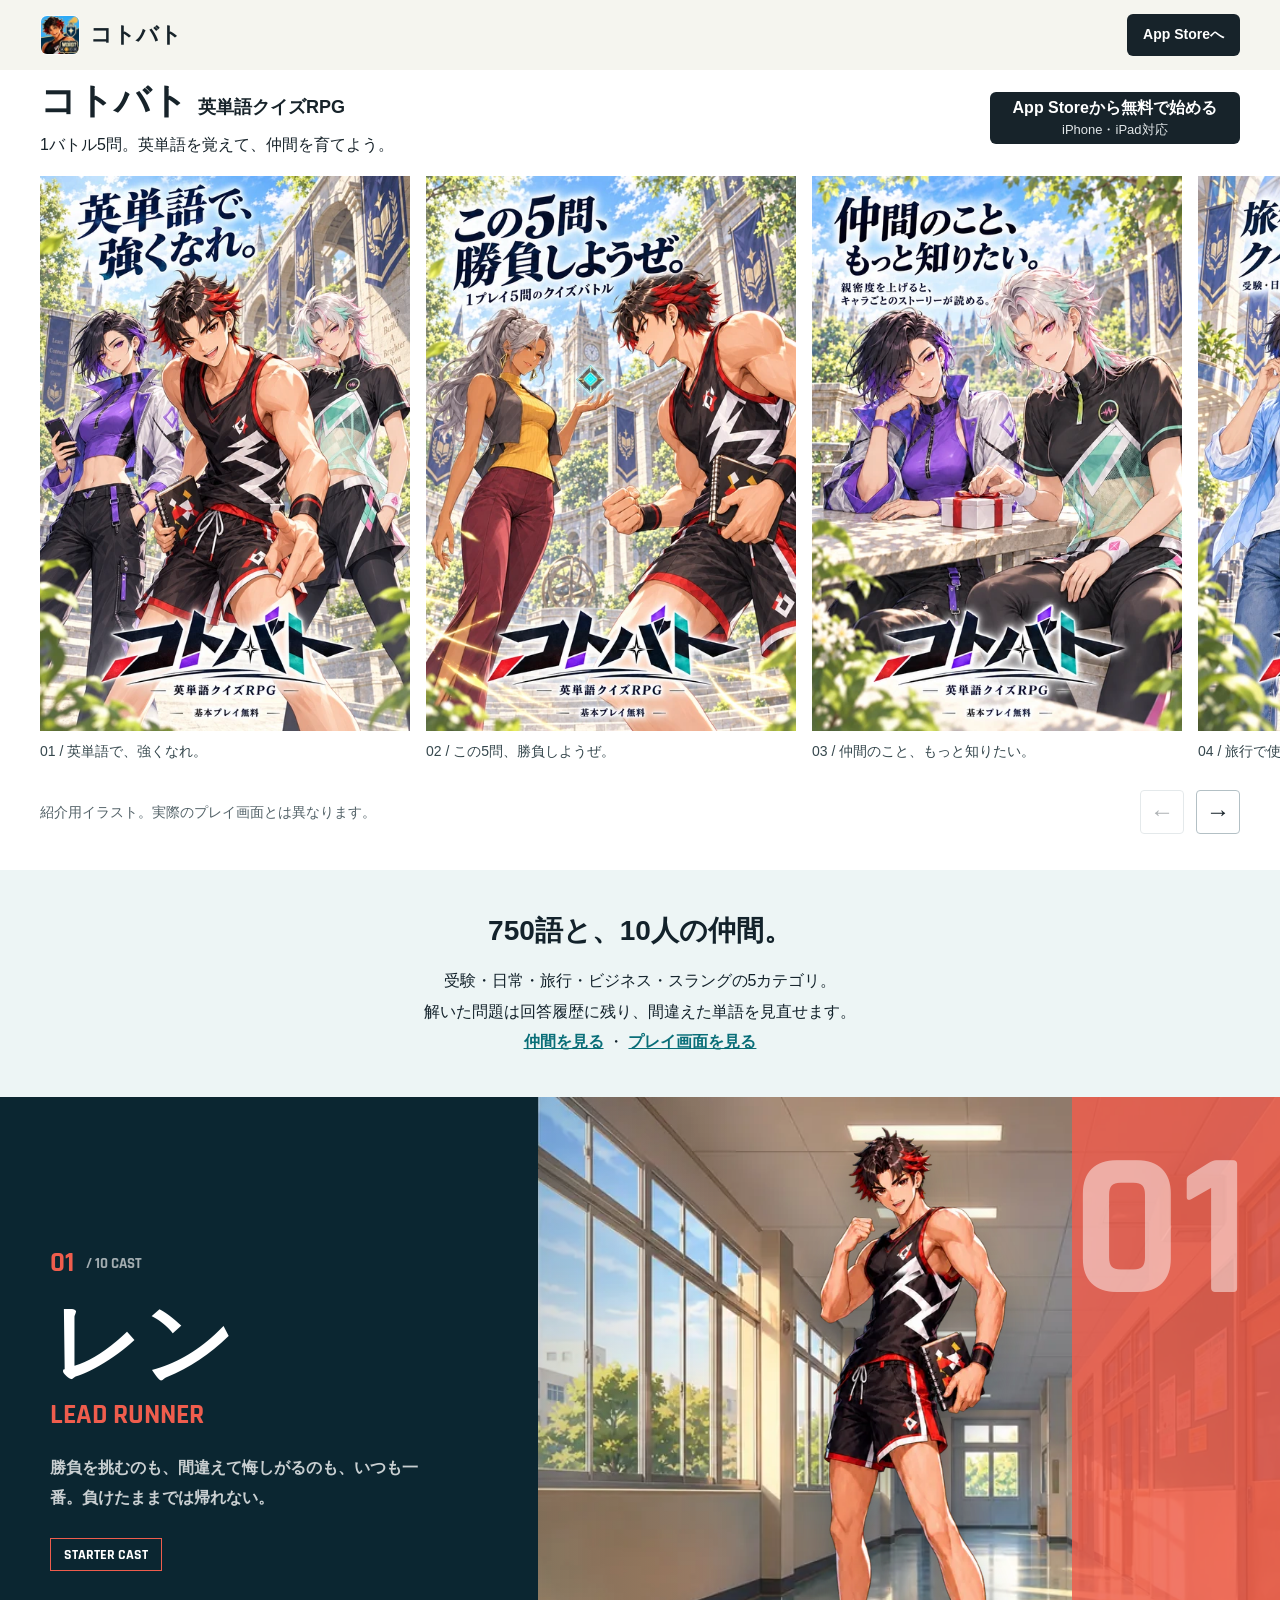
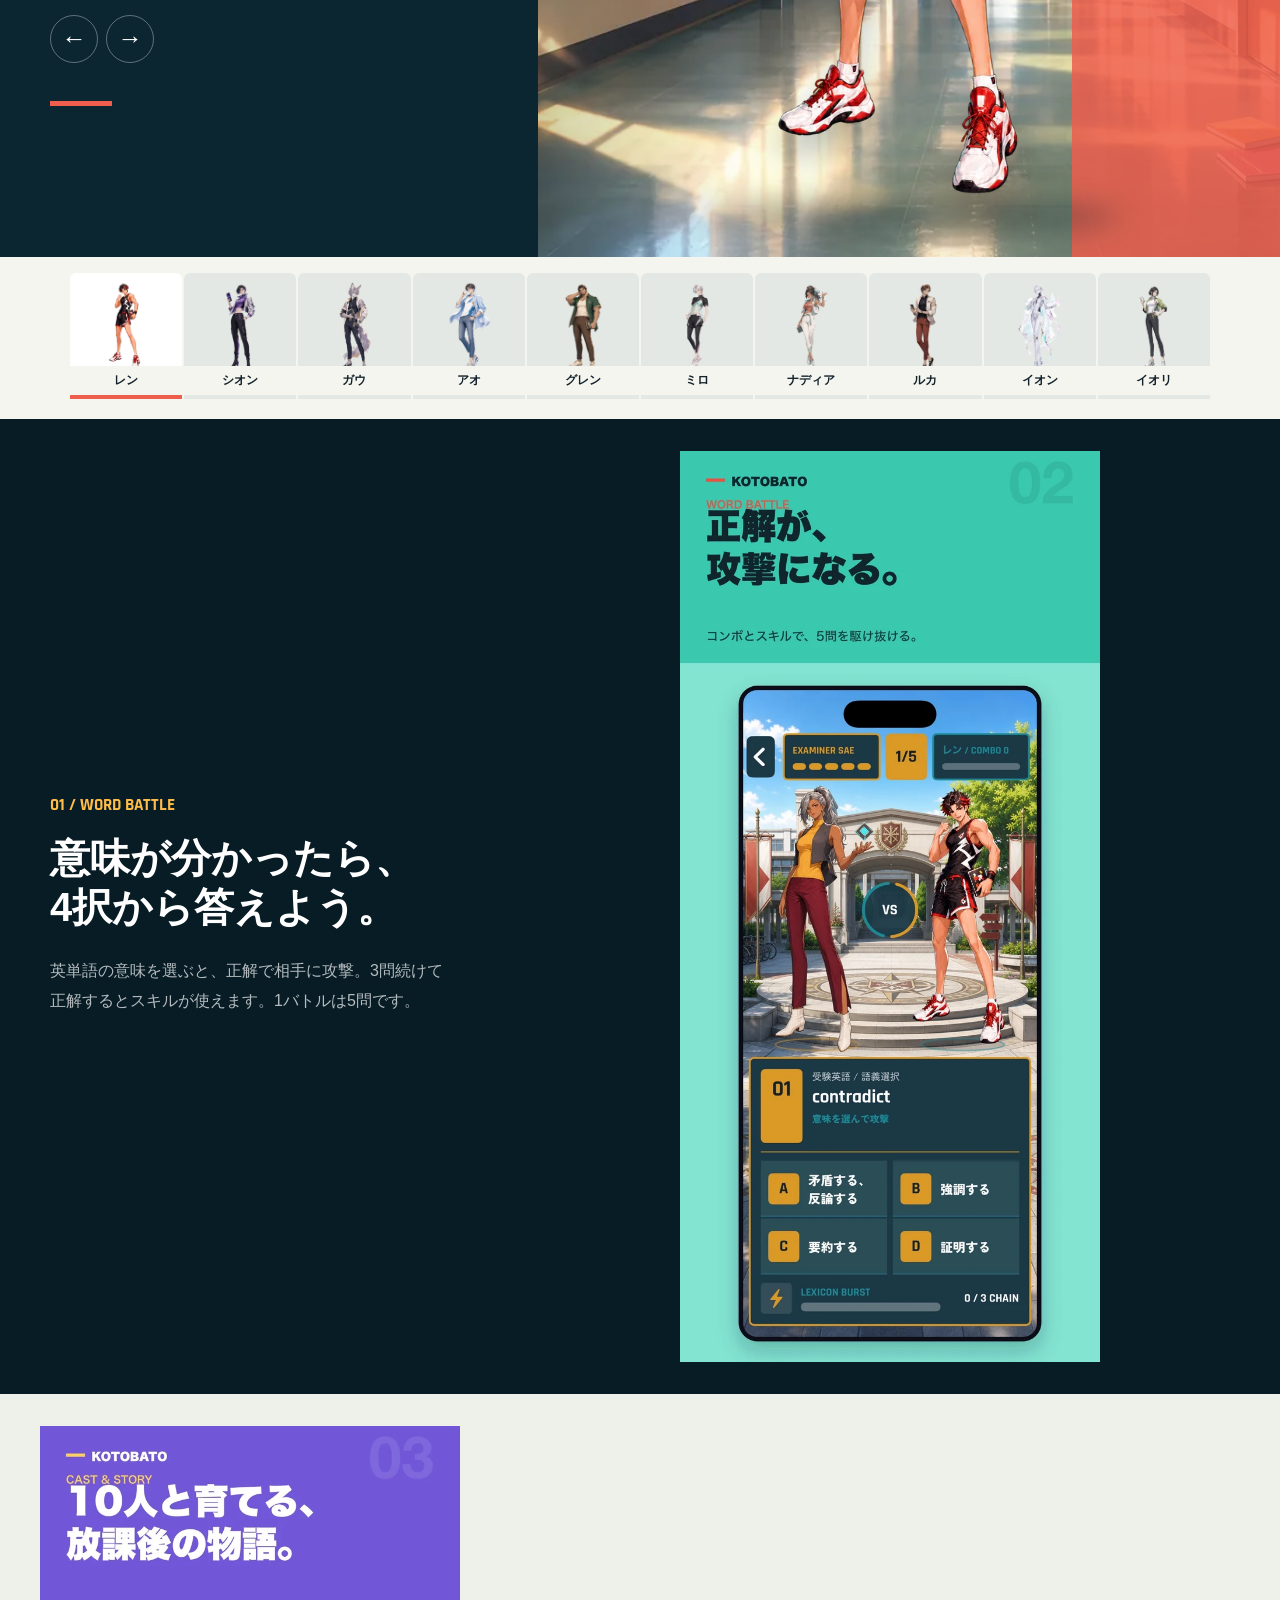
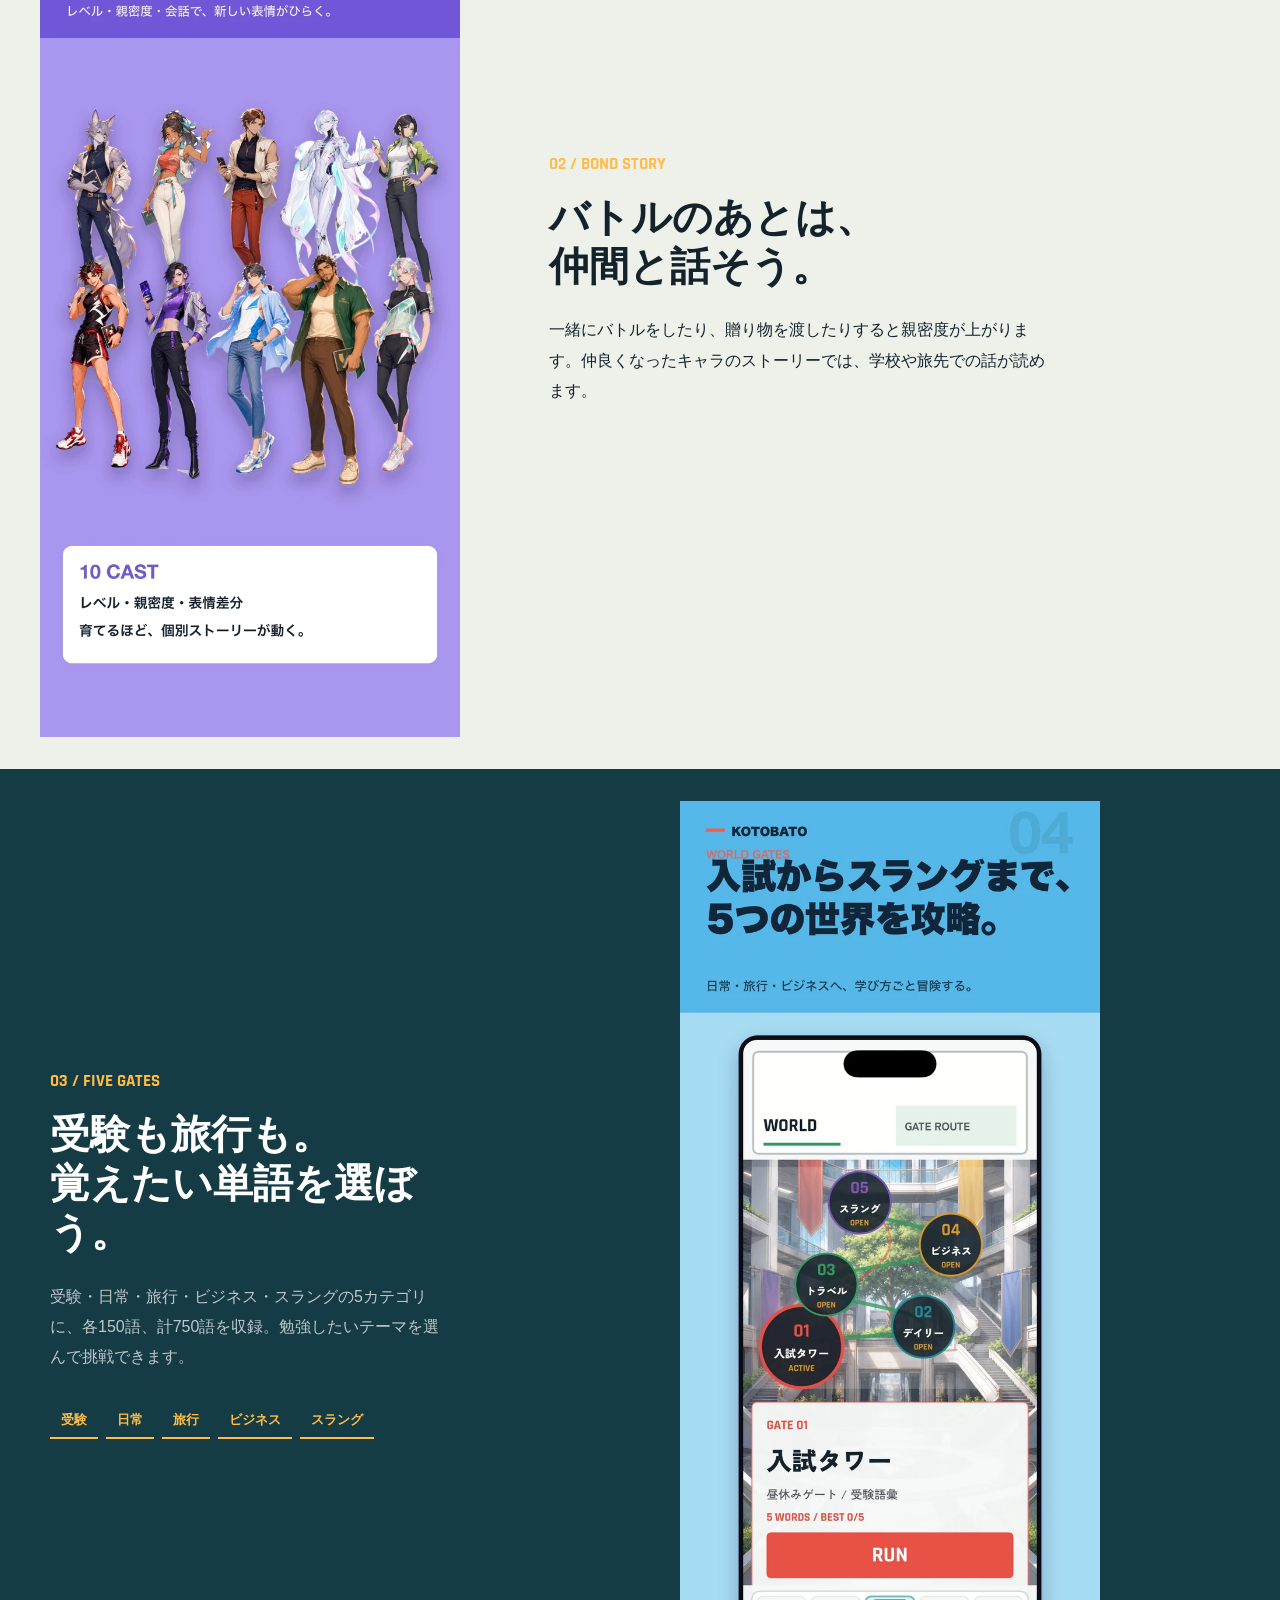
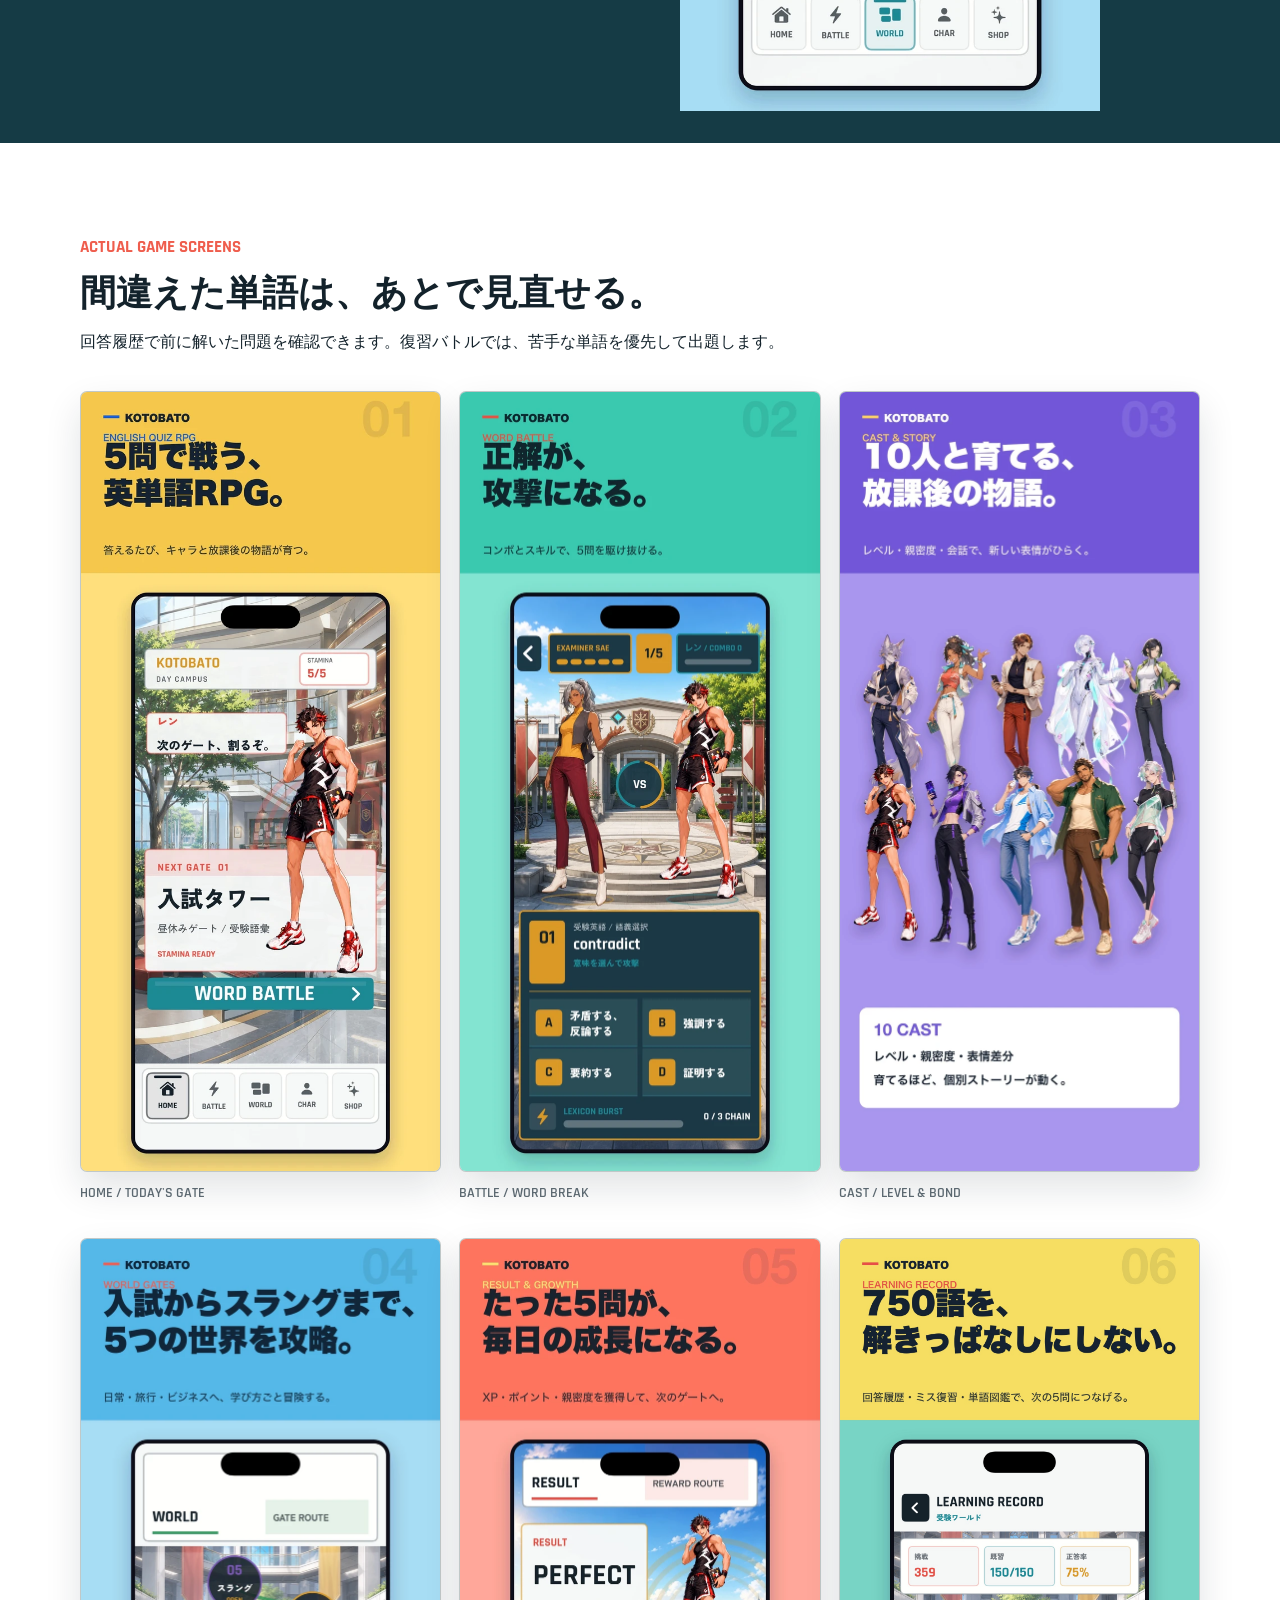
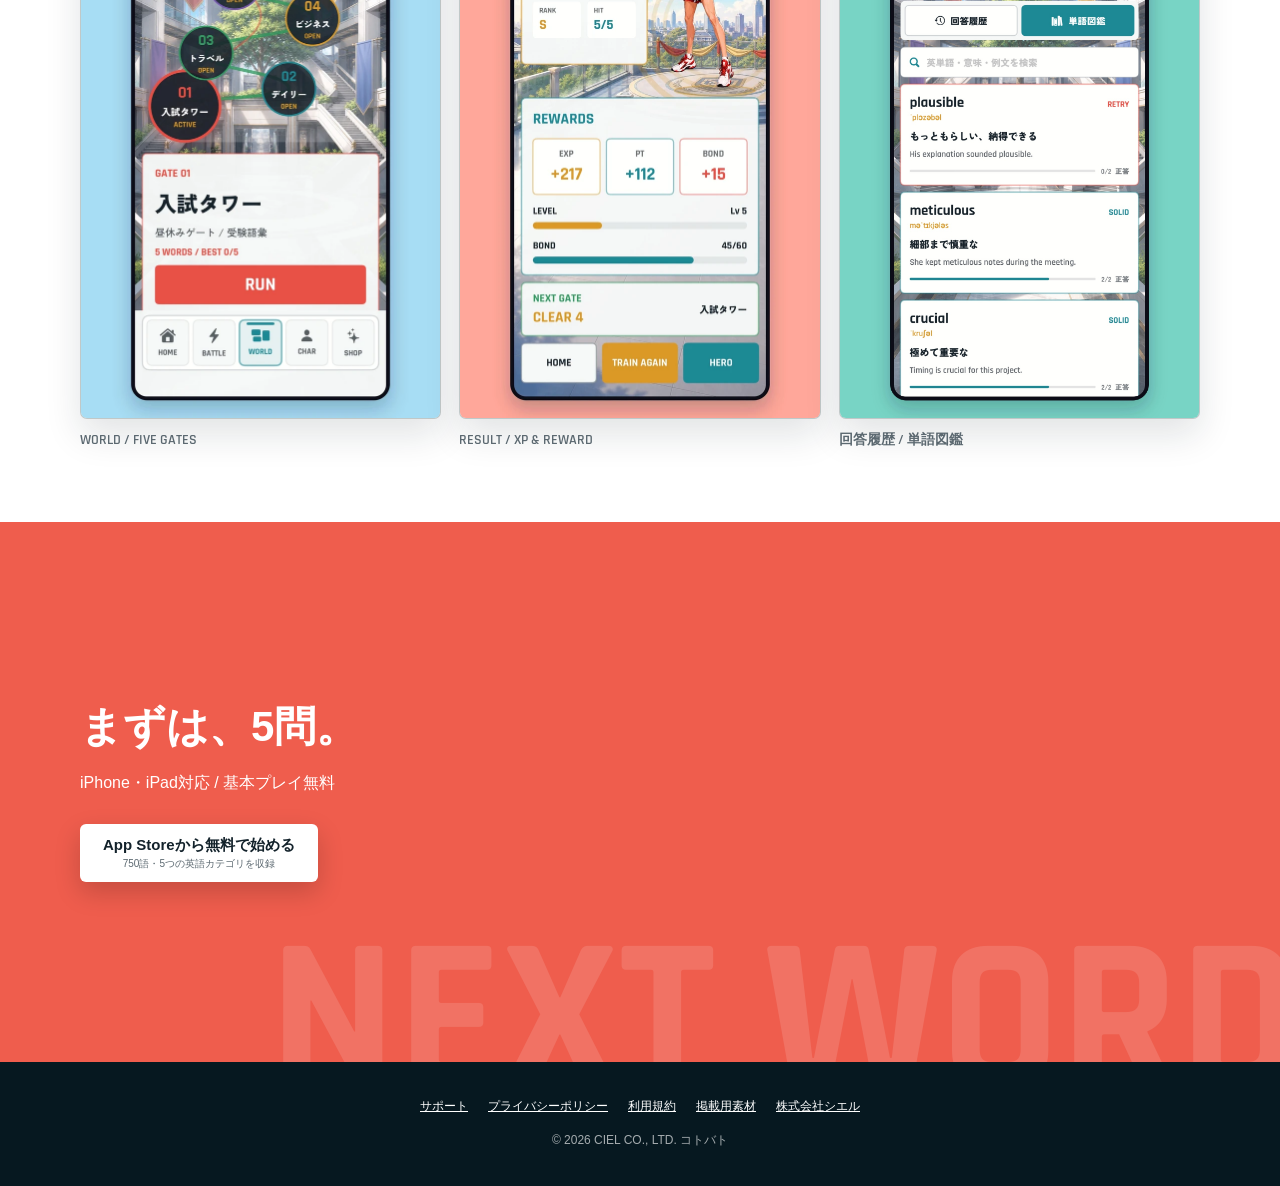
<file: index.html>
<!DOCTYPE html>
<html lang="ja">
<head>
  <meta charset="utf-8">
  <meta name="viewport" content="width=device-width, initial-scale=1, viewport-fit=cover">
  <title>コトバト - 英単語クイズRPG | 5問から遊べる英語クイズ</title>
  <meta name="description" content="英単語で、強くなれ。コトバトは1バトル5問の英単語クイズRPG。750語、10人の仲間、育成と親密度ストーリー。解いた問題は回答履歴で復習できます。iPhone・iPadで基本プレイ無料。">
  <meta name="theme-color" content="#112f3a">
  <meta name="robots" content="index,follow,max-image-preview:large">
  <meta name="apple-mobile-web-app-title" content="コトバト">
  <meta name="apple-itunes-app" content="app-id=6798476120, app-argument=https://apps.apple.com/app/apple-store/id6798476120?pt=128977846&amp;ct=launch_lp&amp;mt=8">
  <link rel="canonical" href="https://navi-ray.github.io/word-world-preview-download/">
  <link rel="icon" href="assets/AppIcon-96.png" type="image/png" sizes="96x96">
  <link rel="preload" as="image" href="assets/campaign-20260918/01-1024.webp" imagesrcset="assets/campaign-20260918/01-512.webp 512w, assets/campaign-20260918/01-1024.webp 1024w" imagesizes="(max-width: 760px) 82vw, 370px" type="image/webp" fetchpriority="high">
  <meta property="og:type" content="website">
  <meta property="og:locale" content="ja_JP">
  <meta property="og:site_name" content="コトバト">
  <meta property="og:title" content="コトバト - 英単語クイズRPG | 5問から遊べる英語クイズ">
  <meta property="og:description" content="英単語の意味を4択で答えるクイズRPG。1バトル5問。仲間の育成やストーリーも楽しめます。">
  <meta property="og:url" content="https://navi-ray.github.io/word-world-preview-download/">
  <meta property="og:image" content="https://navi-ray.github.io/word-world-preview-download/assets/og-word-world.jpg?v=4">
  <meta property="og:image:alt" content="英単語クイズRPG コトバト">
  <meta property="og:image:width" content="1200">
  <meta property="og:image:height" content="630">
  <meta name="twitter:card" content="summary_large_image">
  <meta name="twitter:title" content="コトバト - 英単語クイズRPG | 5問から遊べる英語クイズ">
  <meta name="twitter:description" content="英単語で戦い、キャラクターと物語を進める育成クイズRPG。">
  <meta name="twitter:image" content="https://navi-ray.github.io/word-world-preview-download/assets/og-word-world.jpg?v=4">
  <style>
    @font-face {
      font-family: "WW Display";
      src: url("assets/fonts/Rajdhani-Bold-Latin.ttf") format("truetype");
      font-weight: 700;
      font-display: swap;
    }
    @font-face {
      font-family: "WW Display";
      src: url("assets/fonts/Rajdhani-SemiBold-Latin.ttf") format("truetype");
      font-weight: 600;
      font-display: swap;
    }
    :root {
      color-scheme: light;
      --ink: #13222b;
      --night: #071c25;
      --deep: #102f3b;
      --paper: #f5f5ef;
      --white: #ffffff;
      --amber: #ffbd47;
      --coral: #ef5d4d;
      --cyan: #16a8b7;
      --green: #158763;
      --line: rgba(19, 34, 43, .18);
    }
    * { box-sizing: border-box; }
    html { scroll-behavior: smooth; }
    body {
      margin: 0;
      min-width: 320px;
      overflow-x: hidden;
      background: var(--paper);
      color: var(--ink);
      font-family: -apple-system, BlinkMacSystemFont, "Hiragino Sans", "Yu Gothic UI", sans-serif;
      letter-spacing: 0;
    }
    a { color: inherit; }
    img { max-width: 100%; }
    .site-header {
      position: absolute;
      inset: 0 0 auto;
      z-index: 10;
      display: flex;
      align-items: center;
      justify-content: space-between;
      width: min(1180px, calc(100% - 40px));
      margin: 0 auto;
      padding: 18px 0;
      color: var(--white);
    }
    .brand {
      display: inline-flex;
      align-items: center;
      gap: 10px;
      color: var(--white);
      text-decoration: none;
      font: 700 20px/1 "WW Display", sans-serif;
    }
    .brand img {
      width: 40px;
      height: 40px;
      border: 1px solid rgba(255,255,255,.62);
      border-radius: 7px;
    }
    .header-link {
      min-height: 42px;
      display: inline-flex;
      align-items: center;
      padding: 0 16px;
      border: 1px solid rgba(255,255,255,.62);
      border-radius: 6px;
      background: rgba(7,28,37,.72);
      color: var(--white);
      text-decoration: none;
      font-size: 13px;
      font-weight: 900;
      backdrop-filter: blur(12px);
    }
    .hero {
      position: relative;
      min-height: 96svh;
      display: flex;
      align-items: flex-end;
      overflow: hidden;
      background: var(--night);
      color: var(--white);
    }
    .hero-image {
      position: absolute;
      inset: -3%;
      width: 106%;
      height: 106%;
      object-fit: cover;
      object-position: 66% 14%;
      animation: hero-breathe 13s ease-in-out infinite alternate;
    }
    .hero-shade {
      position: absolute;
      inset: 0;
      background:
        linear-gradient(90deg, rgba(5,22,29,.97) 0%, rgba(5,22,29,.83) 34%, rgba(5,22,29,.22) 65%, rgba(5,22,29,.08) 100%),
        linear-gradient(0deg, rgba(5,22,29,.72) 0%, transparent 34%);
    }
    .hero-content {
      position: relative;
      z-index: 2;
      width: min(1180px, calc(100% - 40px));
      margin: 0 auto;
      padding: 132px 0 92px;
    }
    .eyebrow,
    .chapter-index,
    .proof-label {
      margin: 0;
      color: var(--amber);
      font: 700 17px/1 "WW Display", sans-serif;
      text-transform: uppercase;
    }
    h1 {
      margin: 9px 0 0;
      font-size: clamp(68px, 8vw, 116px);
      line-height: .92;
      font-weight: 900;
    }
    .brand-reading {
      margin: 12px 0 0;
      color: rgba(255,255,255,.72);
      font: 700 18px/1 "WW Display", sans-serif;
    }
    .hero-line {
      margin: 26px 0 0;
      max-width: 720px;
      font-size: clamp(30px, 4vw, 56px);
      line-height: 1.28;
      font-weight: 900;
    }
    .hero-copy {
      max-width: 620px;
      margin: 20px 0 0;
      color: rgba(255,255,255,.82);
      font-size: 17px;
      line-height: 1.9;
      font-weight: 500;
    }
    .hero-proof {
      display: flex;
      align-items: stretch;
      max-width: 640px;
      margin-top: 24px;
      border-block: 1px solid rgba(255,255,255,.26);
    }
    .hero-proof-item {
      flex: 1;
      min-width: 0;
      padding: 13px 16px 14px;
    }
    .hero-proof-item:first-child { padding-left: 0; }
    .hero-proof-item + .hero-proof-item { border-left: 1px solid rgba(255,255,255,.26); }
    .hero-proof strong {
      display: block;
      color: var(--amber);
      font: 700 24px/1 "WW Display", sans-serif;
    }
    .hero-proof span {
      display: block;
      margin-top: 5px;
      color: rgba(255,255,255,.76);
      font-size: 12px;
      font-weight: 900;
      white-space: nowrap;
    }
    .actions {
      display: flex;
      flex-wrap: wrap;
      gap: 12px;
      margin-top: 30px;
    }
    .store-button,
    .story-link {
      min-height: 58px;
      display: inline-flex;
      align-items: center;
      justify-content: center;
      padding: 0 23px;
      border-radius: 6px;
      text-decoration: none;
      font-size: 15px;
      font-weight: 900;
    }
    .store-button {
      flex-direction: column;
      gap: 2px;
      background: var(--white);
      color: var(--ink);
      box-shadow: 0 10px 26px rgba(0,0,0,.18);
    }
    .store-button small {
      color: #5b6870;
      font-size: 10px;
      font-weight: 500;
    }
    .story-link { border: 1px solid rgba(255,255,255,.5); background: rgba(7,28,37,.5); }
    .next-scene {
      position: absolute;
      z-index: 3;
      right: 24px;
      bottom: 26px;
      display: flex;
      align-items: center;
      gap: 12px;
      color: rgba(255,255,255,.72);
      font: 600 14px/1 "WW Display", sans-serif;
    }
    .next-scene::after {
      content: "";
      width: 48px;
      height: 1px;
      background: var(--amber);
      animation: line-pulse 1.8s ease-in-out infinite;
      transform-origin: left;
    }
    .declaration {
      padding: 108px 0 112px;
      background: var(--paper);
    }
    .declaration-inner {
      width: min(980px, calc(100% - 40px));
      margin: 0 auto;
    }
    .declaration p {
      margin: 0;
      color: #596971;
      font-size: 15px;
      font-weight: 500;
    }
    .declaration h2 {
      max-width: 920px;
      margin: 16px 0 0;
      font-size: clamp(38px, 4.7vw, 60px);
      line-height: 1.28;
      font-weight: 900;
    }
    .gameplay-preview {
      background: #13222b;
      color: var(--white);
    }
    .gameplay-preview-inner {
      width: min(1180px, calc(100% - 40px));
      margin: 0 auto;
      display: grid;
      grid-template-columns: minmax(300px, 1fr) minmax(320px, 500px);
      align-items: center;
      gap: clamp(48px, 8vw, 112px);
      padding: 92px 0;
    }
    .gameplay-preview-copy {
      max-width: 560px;
    }
    .gameplay-preview-copy h2 {
      margin: 18px 0 0;
      font-size: clamp(42px, 5vw, 68px);
      line-height: 1.18;
      font-weight: 900;
    }
    .gameplay-preview-copy > p:not(.chapter-index) {
      margin: 24px 0 0;
      color: rgba(255,255,255,.78);
      font-size: 16px;
      line-height: 1.9;
      font-weight: 600;
    }
    .gameplay-preview-facts {
      display: grid;
      grid-template-columns: repeat(3, minmax(0, 1fr));
      gap: 1px;
      margin-top: 32px;
      background: rgba(255,255,255,.22);
      border-block: 1px solid rgba(255,255,255,.22);
    }
    .gameplay-preview-facts span {
      min-width: 0;
      padding: 13px 8px;
      background: #13222b;
      color: rgba(255,255,255,.78);
      font: 700 13px/1.2 "WW Display", sans-serif;
      text-align: center;
    }
    .gameplay-preview-video {
      width: 100%;
      aspect-ratio: 886 / 1920;
      display: block;
      background: #071c25;
      box-shadow: 24px 26px 0 var(--amber);
    }
    .cast-showcase {
      --cast-accent: #ef5d4d;
      position: relative;
      overflow: hidden;
      background: #0b2631;
      color: var(--white);
    }
    .cast-stage {
      min-height: 760px;
      display: grid;
      grid-template-columns: minmax(360px, 42%) minmax(0, 58%);
    }
    .cast-information {
      position: relative;
      z-index: 3;
      display: flex;
      flex-direction: column;
      justify-content: center;
      padding: 92px max(38px, calc((100vw - 1180px) / 2));
      background: #0b2631;
    }
    .cast-information::after {
      content: "";
      width: 62px;
      height: 5px;
      margin-top: 38px;
      background: var(--cast-accent);
      transition: background-color .4s ease;
    }
    .cast-index {
      display: flex;
      align-items: center;
      gap: 12px;
      margin: 0 0 24px;
      color: rgba(255,255,255,.62);
      font: 700 15px/1 "WW Display", sans-serif;
    }
    .cast-index strong {
      color: var(--cast-accent);
      font-size: 28px;
      transition: color .4s ease;
    }
    .cast-name {
      margin: 0;
      font-size: clamp(58px, 7vw, 94px);
      line-height: .95;
      font-weight: 900;
    }
    .cast-callsign {
      margin: 15px 0 0;
      color: var(--cast-accent);
      font: 700 clamp(21px, 2.2vw, 30px)/1 "WW Display", sans-serif;
      transition: color .4s ease;
    }
    .cast-description {
      max-width: 390px;
      margin: 24px 0 0;
      color: rgba(255,255,255,.78);
      font-size: 16px;
      line-height: 1.85;
      font-weight: 600;
    }
    .cast-unlock {
      align-self: flex-start;
      margin-top: 25px;
      padding: 9px 13px 8px;
      border: 1px solid var(--cast-accent);
      color: var(--white);
      font: 700 14px/1 "WW Display", sans-serif;
      transition: border-color .4s ease;
    }
    .cast-controls {
      display: flex;
      gap: 8px;
      margin-top: 30px;
    }
    .cast-arrow {
      width: 48px;
      height: 48px;
      display: grid;
      place-items: center;
      border: 1px solid rgba(255,255,255,.34);
      border-radius: 50%;
      background: transparent;
      color: var(--white);
      font-size: 25px;
      cursor: pointer;
      transition: background-color .2s ease, border-color .2s ease, transform .2s ease;
    }
    .cast-arrow:hover,
    .cast-arrow:focus-visible {
      border-color: var(--cast-accent);
      background: var(--cast-accent);
      outline: none;
      transform: translateY(-2px);
    }
    .cast-art-zone {
      position: relative;
      min-width: 0;
      overflow: hidden;
      background: #dce8e7;
      isolation: isolate;
    }
    .cast-backdrop {
      position: absolute;
      inset: 0;
      width: 100%;
      height: 100%;
      object-fit: cover;
      object-position: 54% 50%;
    }
    .cast-art-zone::before {
      content: "";
      position: absolute;
      z-index: 1;
      inset: 0;
      background: linear-gradient(90deg, rgba(11,38,49,.18), transparent 26%);
    }
    .cast-accent-block {
      position: absolute;
      z-index: 1;
      right: 0;
      bottom: 0;
      width: 28%;
      height: 100%;
      background: var(--cast-accent);
      opacity: .84;
      transition: background-color .4s ease;
    }
    .cast-number {
      position: absolute;
      z-index: 1;
      right: 4%;
      top: 7%;
      color: rgba(255,255,255,.48);
      font: 700 clamp(110px, 16vw, 240px)/.8 "WW Display", sans-serif;
      pointer-events: none;
    }
    .cast-ground {
      position: absolute;
      z-index: 2;
      left: 50%;
      bottom: 22px;
      width: min(420px, 58%);
      height: 36px;
      border-radius: 50%;
      background: rgba(7,28,37,.34);
      filter: blur(14px);
      transform: translateX(-50%);
    }
    .cast-art {
      position: absolute;
      z-index: 2;
      left: 50%;
      bottom: 16px;
      width: min(600px, 74%);
      height: calc(100% - 32px);
      object-fit: contain;
      object-position: 50% 100%;
      filter: drop-shadow(0 18px 16px rgba(7,28,37,.28));
      transform: translateX(-50%);
      transform-origin: 50% 100%;
      transition: opacity .28s ease, transform .36s cubic-bezier(.22,.72,.2,1);
      animation: cast-idle 3.6s ease-in-out infinite alternate;
    }
    .cast-art.is-leaving {
      opacity: 0;
      transform: translateX(calc(-50% - 42px)) scale(.985);
      animation: none;
    }
    .cast-art.is-entering {
      opacity: 0;
      transform: translateX(calc(-50% + 48px)) scale(.985);
      animation: none;
    }
    .cast-copy-line {
      transition: opacity .2s ease, transform .28s ease;
    }
    .cast-showcase.is-switching .cast-copy-line {
      opacity: 0;
      transform: translateY(9px);
    }
    .cast-roster {
      position: relative;
      z-index: 4;
      background: #f5f5ef;
      color: var(--ink);
    }
    .cast-roster-inner {
      width: min(1180px, 100%);
      margin: 0 auto;
      display: grid;
      grid-template-columns: repeat(10, minmax(78px, 1fr));
      gap: 2px;
      padding: 16px 20px 20px;
    }
    .cast-choice {
      position: relative;
      min-width: 0;
      height: 126px;
      overflow: hidden;
      border: 0;
      border-bottom: 4px solid transparent;
      border-radius: 6px 6px 0 0;
      background: #e4e8e4;
      color: var(--ink);
      cursor: pointer;
    }
    .cast-choice img {
      position: absolute;
      inset: 8px 0 0;
      width: 100%;
      height: 94px;
      object-fit: contain;
      object-position: 50% 0;
      filter: saturate(.62);
      transition: filter .2s ease, transform .2s ease;
    }
    .cast-choice span {
      position: absolute;
      z-index: 1;
      inset: auto 0 0;
      min-height: 29px;
      display: grid;
      place-items: center;
      background: #f5f5ef;
      font-size: 12px;
      font-weight: 900;
    }
    .cast-choice:hover img { filter: saturate(1); transform: translateY(-3px); }
    .cast-choice.is-active {
      border-bottom-color: var(--cast-accent);
      background: #ffffff;
    }
    .cast-choice.is-active img { filter: saturate(1); }
    .cast-choice:focus-visible { outline: 3px solid var(--cast-accent); outline-offset: -3px; }
    .chapter {
      position: relative;
      min-height: 860px;
      display: grid;
      grid-template-columns: minmax(320px, .78fr) minmax(440px, 1.22fr);
      overflow: hidden;
    }
    .chapter-copy {
      position: relative;
      z-index: 2;
      display: flex;
      flex-direction: column;
      justify-content: center;
      padding: 90px max(40px, calc((100vw - 1180px) / 2));
    }
    .chapter h2 {
      margin: 20px 0 0;
      font-size: clamp(40px, 4.2vw, 60px);
      line-height: 1.23;
      font-weight: 900;
    }
    .chapter-copy > p:not(.chapter-index) {
      max-width: 500px;
      margin: 24px 0 0;
      font-size: 16px;
      line-height: 1.9;
      font-weight: 500;
    }
    .chapter-visual {
      position: relative;
      min-height: 860px;
      margin: 0;
      overflow: hidden;
    }
    .chapter-visual img {
      position: absolute;
      inset: 0;
      width: 100%;
      height: 100%;
      object-fit: cover;
    }
    .battle { background: var(--night); color: var(--white); }
    .battle .chapter-copy > p:not(.chapter-index) { color: rgba(255,255,255,.7); }
    .battle .chapter-visual img { object-position: 50% 18%; }
    .battle .chapter-visual::after {
      content: "";
      position: absolute;
      inset: 0;
      background: linear-gradient(90deg, var(--night), transparent 24%);
    }
    .bond { background: #eef1ea; }
    .bond .chapter-copy { order: 2; }
    .bond .chapter-visual { order: 1; }
    .bond .chapter-visual img { object-position: 52% 12%; }
    .bond .chapter-visual::after {
      content: "";
      position: absolute;
      inset: 0;
      background: linear-gradient(270deg, #eef1ea, transparent 23%);
    }
    .world {
      min-height: 760px;
      background: #153b45;
      color: var(--white);
    }
    .world .chapter-visual { min-height: 760px; }
    .world .chapter-visual img { object-position: 50% 20%; }
    .world .chapter-copy > p:not(.chapter-index) { color: rgba(255,255,255,.72); }
    .world-tags {
      display: flex;
      flex-wrap: wrap;
      gap: 8px;
      margin-top: 30px;
    }
    .world-tags span {
      padding: 8px 11px;
      border-bottom: 2px solid currentColor;
      color: var(--amber);
      font-size: 13px;
      font-weight: 900;
    }
    .proof {
      padding: 96px 0 72px;
      background: var(--white);
    }
    .proof-head {
      width: min(1120px, calc(100% - 40px));
      margin: 0 auto;
    }
    .proof-label { color: var(--coral); }
    .proof h2 {
      max-width: 820px;
      margin: 14px 0 0;
      font-size: clamp(36px, 5vw, 58px);
      line-height: 1.28;
      font-weight: 900;
    }
    .screen-grid {
      display: grid;
      grid-template-columns: repeat(3, minmax(0, 1fr));
      gap: 34px 18px;
      width: min(1120px, calc(100% - 40px));
      margin-top: 38px;
      margin-inline: auto;
    }
    .screen-grid figure { min-width: 0; margin: 0; }
    .screen-grid img {
      display: block;
      width: 100%;
      height: auto;
      border: 1px solid var(--line);
      border-radius: 7px;
      background: #e6eceb;
      box-shadow: 0 16px 36px rgba(19,34,43,.12);
    }
    .screen-grid figcaption {
      padding-top: 12px;
      color: #5b6870;
      font: 600 14px/1.4 "WW Display", -apple-system, BlinkMacSystemFont, "Hiragino Sans", sans-serif;
    }
    .final-cta {
      position: relative;
      min-height: 540px;
      display: flex;
      align-items: center;
      overflow: hidden;
      background: var(--coral);
      color: var(--white);
    }
    .final-cta::after {
      content: "NEXT WORD";
      position: absolute;
      right: -20px;
      bottom: -48px;
      color: rgba(255,255,255,.13);
      font: 700 clamp(110px, 17vw, 240px)/.8 "WW Display", sans-serif;
      white-space: nowrap;
    }
    .final-inner {
      position: relative;
      z-index: 1;
      width: min(1120px, calc(100% - 40px));
      margin: 0 auto;
    }
    .final-cta h2 {
      max-width: 740px;
      margin: 0;
      font-size: clamp(44px, 7vw, 84px);
      line-height: 1.16;
      font-weight: 900;
    }
    .final-cta p { margin: 18px 0 0; font-size: 16px; line-height: 1.8; }
    .final-cta .store-button { margin-top: 26px; }
    footer {
      padding: 34px 20px calc(34px + env(safe-area-inset-bottom));
      background: #061820;
      color: rgba(255,255,255,.64);
      text-align: center;
      font-size: 12px;
      line-height: 1.8;
    }
    footer nav {
      display: flex;
      justify-content: center;
      flex-wrap: wrap;
      gap: 10px 20px;
      margin-bottom: 12px;
    }
    footer a { color: var(--white); }
    .mobile-download { display: none; }
    .reveal {
      opacity: 0;
      transform: translateY(28px);
      transition: opacity .7s ease, transform .7s ease;
    }
    .reveal.is-visible { opacity: 1; transform: none; }
    @keyframes hero-breathe {
      from { transform: scale(1); }
      to { transform: scale(1.035) translate3d(-.6%, -.4%, 0); }
    }
    @keyframes line-pulse {
      0%, 100% { transform: scaleX(.35); opacity: .55; }
      50% { transform: scaleX(1); opacity: 1; }
    }
    @keyframes cast-idle {
      from { transform: translateX(-50%) translateY(0); }
      to { transform: translateX(-50%) translateY(-5px); }
    }
    @media (max-width: 820px) {
      .site-header { width: calc(100% - 28px); }
      .brand span { display: none; }
      .hero { min-height: 94svh; }
      .hero-image {
        inset: 0;
        width: 100%;
        height: 100%;
        object-position: 58% 18%;
      }
      .hero-shade {
        background:
          linear-gradient(0deg, #071c25 0%, #071c25 40%, rgba(7,28,37,.77) 59%, rgba(7,28,37,.08) 82%),
          linear-gradient(180deg, rgba(7,28,37,.68), transparent 20%);
      }
      .hero-content {
        width: calc(100% - 32px);
        padding: 300px 0 46px;
      }
      h1 { font-size: 62px; }
      .brand-reading { margin-top: 8px; font-size: 15px; }
      .hero-line { max-width: 350px; margin-top: 18px; font-size: 31px; }
      .hero-copy { max-width: 340px; margin-top: 14px; font-size: 14px; line-height: 1.75; }
      .hero-proof { margin-top: 18px; }
      .hero-proof-item { padding: 11px 9px 12px; }
      .hero-proof-item:first-child { padding-left: 0; }
      .hero-proof strong { font-size: 20px; }
      .hero-proof span { font-size: 11px; }
      .actions { display: grid; grid-template-columns: 1fr; margin-top: 20px; }
      .store-button, .story-link { width: 100%; }
      .story-link { display: none; }
      .next-scene { display: none; }
      .declaration { padding: 78px 0 82px; }
      .declaration-inner { width: calc(100% - 32px); }
      .declaration h2 { font-size: 39px; }
      .gameplay-preview-inner {
        width: calc(100% - 32px);
        grid-template-columns: 1fr;
        gap: 46px;
        padding: 68px 0 82px;
      }
      .gameplay-preview-copy h2 { font-size: 40px; }
      .gameplay-preview-copy > p:not(.chapter-index) { font-size: 15px; }
      .gameplay-preview-video {
        width: min(100%, 430px);
        margin: 0 auto;
        box-shadow: 12px 14px 0 var(--amber);
      }
      .cast-stage {
        min-height: auto;
        grid-template-columns: 1fr;
      }
      .cast-art-zone {
        height: min(118vw, 590px);
        order: 1;
      }
      .cast-backdrop { object-position: 56% 50%; }
      .cast-art-zone::before { background: linear-gradient(0deg, rgba(11,38,49,.2), transparent 28%); }
      .cast-accent-block { width: 24%; opacity: .78; }
      .cast-art {
        width: min(540px, 88%);
        height: calc(100% - 18px);
        bottom: 9px;
      }
      .cast-information {
        order: 2;
        min-height: 510px;
        padding: 54px 22px 58px;
      }
      .cast-name { font-size: 60px; }
      .cast-callsign { font-size: 24px; }
      .cast-description { font-size: 15px; }
      .cast-roster-inner {
        grid-template-columns: repeat(10, 92px);
        overflow-x: auto;
        scroll-snap-type: inline mandatory;
        scrollbar-width: none;
        padding-inline: 16px;
      }
      .cast-roster-inner::-webkit-scrollbar { display: none; }
      .cast-choice { scroll-snap-align: start; }
      .chapter {
        min-height: auto;
        display: flex;
        flex-direction: column;
      }
      .chapter-copy,
      .bond .chapter-copy {
        order: 1;
        padding: 70px 22px 52px;
      }
      .chapter h2 { font-size: 40px; }
      .chapter-copy > p:not(.chapter-index) { margin-top: 18px; font-size: 15px; }
      .chapter-visual,
      .bond .chapter-visual,
      .world .chapter-visual {
        order: 2;
        min-height: min(124vw, 610px);
      }
      .chapter-visual img { object-position: 50% 10%; }
      .battle .chapter-visual::after,
      .bond .chapter-visual::after { display: none; }
      .world { min-height: auto; }
      .proof { padding-top: 76px; }
      .proof-head { width: calc(100% - 32px); }
      .screen-grid {
        width: 100%;
        grid-template-columns: repeat(6, min(82vw, 340px));
        gap: 14px;
        padding: 0 16px 28px;
        overflow-x: auto;
        scroll-snap-type: inline mandatory;
        overscroll-behavior-inline: contain;
        scrollbar-width: none;
      }
      .screen-grid::-webkit-scrollbar { display: none; }
      .screen-grid figure { scroll-snap-align: center; }
      .final-cta { min-height: 500px; }
      .final-inner { width: calc(100% - 32px); }
      .final-cta::after { bottom: -20px; font-size: 100px; }
      .mobile-download {
        position: fixed;
        z-index: 20;
        left: 12px;
        right: 12px;
        bottom: calc(10px + env(safe-area-inset-bottom));
        min-height: 54px;
        display: flex;
        align-items: center;
        justify-content: center;
        border-radius: 6px;
        background: var(--ink);
        color: var(--white);
        box-shadow: 0 12px 30px rgba(7,28,37,.3);
        text-decoration: none;
        font-size: 14px;
        font-weight: 900;
        opacity: 0;
        pointer-events: none;
        transform: translateY(18px);
        transition: opacity .24s ease, transform .24s ease;
      }
      .mobile-download.is-visible {
        opacity: 1;
        pointer-events: auto;
        transform: none;
      }
      body.cast-in-view .mobile-download,
      body.preview-in-view .mobile-download {
        opacity: 0;
        pointer-events: none;
        transform: translateY(18px);
      }
      footer { padding-bottom: calc(98px + env(safe-area-inset-bottom)); }
    }
    @media (max-width: 390px) {
      .hero-content { padding-top: 250px; }
      h1 { font-size: 54px; }
      .hero-line { font-size: 28px; }
      .declaration h2, .chapter h2 { font-size: 35px; }
    }
    @media (prefers-reduced-motion: reduce) {
      html { scroll-behavior: auto; }
      .hero-image, .next-scene::after { animation: none; }
      .reveal { opacity: 1; transform: none; transition: none; }
      .cast-art, .cast-copy-line { animation: none; transition: none; }
    }
  </style>
  <link rel="stylesheet" href="assets/campaign-20260918.css">
  <script src="assets/campaign-20260918.js" defer></script>
  <script type="application/ld+json">
  {
    "@context": "https://schema.org",
    "@type": "SoftwareApplication",
    "name": "コトバト - 英単語クイズRPG",
    "operatingSystem": "iOS 16.0 or later",
    "applicationCategory": "GameApplication",
    "applicationSubCategory": "Educational game",
    "softwareVersion": "1.0.5",
    "inLanguage": "ja",
    "contentRating": "4+",
    "isAccessibleForFree": true,
    "description": "大学受験、英会話、海外旅行、ビジネス英語、スラングを5問バトルで学ぶ育成クイズRPG。",
    "keywords": "英単語, 英語学習, 受験英語, 英会話, 旅行英語, ビジネス英語, スラング, クイズRPG, 育成ゲーム, 暇つぶし, スキマ時間",
    "image": "https://navi-ray.github.io/word-world-preview-download/assets/AppIcon-1024.png",
    "url": "https://apps.apple.com/app/apple-store/id6798476120?pt=128977846&ct=launch_lp&mt=8",
    "downloadUrl": "https://apps.apple.com/app/apple-store/id6798476120?pt=128977846&ct=launch_lp&mt=8",
    "publisher": { "@type": "Organization", "name": "CIEL CO., LTD." },
    "screenshot": [
      "https://navi-ray.github.io/word-world-preview-download/assets/01-home.jpg",
      "https://navi-ray.github.io/word-world-preview-download/assets/02-battle.jpg",
      "https://navi-ray.github.io/word-world-preview-download/assets/03-character.jpg"
    ],
    "offers": { "@type": "Offer", "price": "0", "priceCurrency": "JPY" }
  }
  </script>
</head>
<body>
  <header class="site-header campaign-header">
    <a class="brand" href="#top" aria-label="コトバト 英単語クイズRPG トップへ">
      <img src="assets/web/AppIcon-80.webp" width="80" height="80" alt="">
      <span>コトバト</span>
    </a>
    <a class="header-link" href="https://apps.apple.com/app/apple-store/id6798476120?pt=128977846&amp;ct=launch_lp&amp;mt=8">App Storeへ</a>
  </header>

  <main id="top">
    <section class="campaign-hero" aria-labelledby="campaign-title">
      <div class="campaign-intro">
        <div><h1 id="campaign-title">コトバト <span>英単語クイズRPG</span></h1><p>1バトル5問。英単語を覚えて、仲間を育てよう。</p></div>
        <a class="store-button" id="hero-store-cta" href="https://apps.apple.com/app/apple-store/id6798476120?pt=128977846&amp;ct=launch_lp&amp;mt=8"><span>App Storeから無料で始める</span><small>iPhone・iPad対応</small></a>
      </div>
      <div class="campaign-rail" tabindex="0" role="region" aria-label="コトバトの紹介イラスト6枚">
        <figure><a href="assets/campaign-20260918/01-1024.webp" aria-label="英単語で、強くなれ。の画像を開く"><img src="assets/campaign-20260918/01-1024.webp" srcset="assets/campaign-20260918/01-512.webp 512w, assets/campaign-20260918/01-1024.webp 1024w" sizes="(max-width: 760px) 82vw, 370px" width="1024" height="1536" alt="英単語で、強くなれ。レン、シオン、ミロ" fetchpriority="high"></a><figcaption>01 / 英単語で、強くなれ。</figcaption></figure>
        <figure><a href="assets/campaign-20260918/02-1024.webp" aria-label="この5問、勝負しようぜ。の画像を開く"><img src="assets/campaign-20260918/02-1024.webp" srcset="assets/campaign-20260918/02-512.webp 512w, assets/campaign-20260918/02-1024.webp 1024w" sizes="(max-width: 760px) 82vw, 370px" width="1024" height="1536" alt="この5問、勝負しようぜ。レンと対戦相手" decoding="async"></a><figcaption>02 / この5問、勝負しようぜ。</figcaption></figure>
        <figure><a href="assets/campaign-20260918/03-1024.webp" aria-label="仲間のこと、もっと知りたい。の画像を開く"><img src="assets/campaign-20260918/03-1024.webp" srcset="assets/campaign-20260918/03-512.webp 512w, assets/campaign-20260918/03-1024.webp 1024w" sizes="(max-width: 760px) 82vw, 370px" width="1024" height="1536" alt="仲間のこと、もっと知りたい。ミロとシオン" decoding="async"></a><figcaption>03 / 仲間のこと、もっと知りたい。</figcaption></figure>
        <figure><a href="assets/campaign-20260918/04-1024.webp" aria-label="旅行で使う英語も、クイズで覚える。の画像を開く"><img src="assets/campaign-20260918/04-1024.webp" srcset="assets/campaign-20260918/04-512.webp 512w, assets/campaign-20260918/04-1024.webp 1024w" sizes="(max-width: 760px) 82vw, 370px" width="1024" height="1536" alt="旅行で使う英語も、クイズで覚える。ナディアとアオ" loading="lazy" decoding="async"></a><figcaption>04 / 旅行で使う英語も、クイズで覚える。</figcaption></figure>
        <figure><a href="assets/campaign-20260918/05-1024.webp" aria-label="あの単語、なんだっけ。の画像を開く"><img src="assets/campaign-20260918/05-1024.webp" srcset="assets/campaign-20260918/05-512.webp 512w, assets/campaign-20260918/05-1024.webp 1024w" sizes="(max-width: 760px) 82vw, 370px" width="1024" height="1536" alt="あの単語、なんだっけ。シオンとアオ" loading="lazy" decoding="async"></a><figcaption>05 / あの単語、なんだっけ。</figcaption></figure>
        <figure><a href="assets/campaign-20260918/06-1024.webp" aria-label="次は、誰と行こう。の画像を開く"><img src="assets/campaign-20260918/06-1024.webp" srcset="assets/campaign-20260918/06-512.webp 512w, assets/campaign-20260918/06-1024.webp 1024w" sizes="(max-width: 760px) 82vw, 370px" width="1024" height="1536" alt="次は、誰と行こう。ガウとミロ" loading="lazy" decoding="async"></a><figcaption>06 / 次は、誰と行こう。</figcaption></figure>
      </div>
      <div class="campaign-controls"><p>紹介用イラスト。実際のプレイ画面とは異なります。</p><button type="button" data-campaign-prev aria-label="前の紹介画像" title="前の紹介画像">←</button><button type="button" data-campaign-next aria-label="次の紹介画像" title="次の紹介画像">→</button></div>
    </section>

    <section class="campaign-facts" id="story">
      <h2>750語と、10人の仲間。</h2>
      <p>受験・日常・旅行・ビジネス・スラングの5カテゴリ。<br>解いた問題は回答履歴に残り、間違えた単語を見直せます。<br><a href="#cast">仲間を見る</a> ・ <a href="#screens">プレイ画面を見る</a></p>
    </section>

    <section class="cast-showcase" id="cast" aria-labelledby="cast-title">
      <div class="cast-stage">
        <div class="cast-information">
          <p class="cast-index cast-copy-line"><strong id="cast-current">01</strong><span>/ 10 CAST</span></p>
          <h2 class="cast-name cast-copy-line" id="cast-title">レン</h2>
          <p class="cast-callsign cast-copy-line" id="cast-callsign">LEAD RUNNER</p>
          <p class="cast-description cast-copy-line" id="cast-description">勝負を挑むのも、間違えて悔しがるのも、いつも一番。負けたままでは帰れない。</p>
          <p class="cast-unlock cast-copy-line" id="cast-unlock">STARTER CAST</p>
          <div class="cast-controls" role="group" aria-label="キャラクター切り替え">
            <button class="cast-arrow" id="cast-prev" type="button" aria-label="前のキャラクター">←</button>
            <button class="cast-arrow" id="cast-next" type="button" aria-label="次のキャラクター">→</button>
          </div>
        </div>
        <div class="cast-art-zone">
          <img class="cast-backdrop" src="assets/web/cast/campus-hall.webp" width="1200" height="675" alt="放課後の学園廊下" loading="lazy" decoding="async">
          <div class="cast-accent-block" aria-hidden="true"></div>
          <span class="cast-number" id="cast-number" aria-hidden="true">01</span>
          <span class="cast-ground" aria-hidden="true"></span>
          <img class="cast-art" id="cast-art" src="assets/web/cast/ren.webp" width="479" height="960" alt="レンの全身立ち絵" loading="lazy" decoding="async">
        </div>
      </div>
      <nav class="cast-roster" aria-label="10人のキャスト">
        <div class="cast-roster-inner">
          <button class="cast-choice is-active" type="button" data-cast="0" aria-pressed="true"><img src="assets/web/cast/ren-thumb.webp" width="99" height="200" alt="" loading="lazy" decoding="async"><span>レン</span></button>
          <button class="cast-choice" type="button" data-cast="1" aria-pressed="false"><img src="assets/web/cast/shion-thumb.webp" width="98" height="200" alt="" loading="lazy" decoding="async"><span>シオン</span></button>
          <button class="cast-choice" type="button" data-cast="2" aria-pressed="false"><img src="assets/web/cast/gau-thumb.webp" width="99" height="200" alt="" loading="lazy" decoding="async"><span>ガウ</span></button>
          <button class="cast-choice" type="button" data-cast="3" aria-pressed="false"><img src="assets/web/cast/ao-thumb.webp" width="103" height="200" alt="" loading="lazy" decoding="async"><span>アオ</span></button>
          <button class="cast-choice" type="button" data-cast="4" aria-pressed="false"><img src="assets/web/cast/glen-thumb.webp" width="92" height="200" alt="" loading="lazy" decoding="async"><span>グレン</span></button>
          <button class="cast-choice" type="button" data-cast="5" aria-pressed="false"><img src="assets/web/cast/milo-thumb.webp" width="96" height="200" alt="" loading="lazy" decoding="async"><span>ミロ</span></button>
          <button class="cast-choice" type="button" data-cast="6" aria-pressed="false"><img src="assets/web/cast/nadiya-thumb.webp" width="95" height="200" alt="" loading="lazy" decoding="async"><span>ナディア</span></button>
          <button class="cast-choice" type="button" data-cast="7" aria-pressed="false"><img src="assets/web/cast/luca-thumb.webp" width="95" height="200" alt="" loading="lazy" decoding="async"><span>ルカ</span></button>
          <button class="cast-choice" type="button" data-cast="8" aria-pressed="false"><img src="assets/web/cast/eon-thumb.webp" width="95" height="200" alt="" loading="lazy" decoding="async"><span>イオン</span></button>
          <button class="cast-choice" type="button" data-cast="9" aria-pressed="false"><img src="assets/web/cast/iori-thumb.webp" width="95" height="200" alt="" loading="lazy" decoding="async"><span>イオリ</span></button>
        </div>
      </nav>
    </section>

    <section class="chapter battle">
      <div class="chapter-copy reveal">
        <p class="chapter-index">01 / WORD BATTLE</p>
        <h2>意味が分かったら、<br>4択から答えよう。</h2>
        <p>英単語の意味を選ぶと、正解で相手に攻撃。3問続けて正解するとスキルが使えます。1バトルは5問です。</p>
      </div>
      <figure class="chapter-visual">
        <img src="assets/web/02-battle.webp?v=14" width="720" height="1558" alt="正解した英単語が攻撃に変わるクイズバトル画面" loading="lazy" decoding="async">
      </figure>
    </section>

    <section class="chapter bond">
      <div class="chapter-copy reveal">
        <p class="chapter-index">02 / BOND STORY</p>
        <h2>バトルのあとは、<br>仲間と話そう。</h2>
        <p>一緒にバトルをしたり、贈り物を渡したりすると親密度が上がります。仲良くなったキャラのストーリーでは、学校や旅先での話が読めます。</p>
      </div>
      <figure class="chapter-visual">
        <img src="assets/web/03-character.webp?v=14" width="720" height="1558" alt="レベルと親密度を育てて会話を解放するキャラクター画面" loading="lazy" decoding="async">
      </figure>
    </section>

    <section class="chapter world">
      <div class="chapter-copy reveal">
        <p class="chapter-index">03 / FIVE GATES</p>
        <h2>受験も旅行も。<br>覚えたい単語を選ぼう。</h2>
        <p>受験・日常・旅行・ビジネス・スラングの5カテゴリに、各150語、計750語を収録。勉強したいテーマを選んで挑戦できます。</p>
        <div class="world-tags" role="group" aria-label="収録カテゴリ">
          <span>受験</span><span>日常</span><span>旅行</span><span>ビジネス</span><span>スラング</span>
        </div>
      </div>
      <figure class="chapter-visual">
        <img src="assets/web/04-world.webp?v=14" width="720" height="1558" alt="5つの英語カテゴリから挑戦先を選ぶワールド画面" loading="lazy" decoding="async">
      </figure>
    </section>

    <section class="proof" id="screens">
      <div class="proof-head reveal">
        <p class="proof-label">ACTUAL GAME SCREENS</p>
        <h2>間違えた単語は、あとで見直せる。</h2>
        <p>回答履歴で前に解いた問題を確認できます。復習バトルでは、苦手な単語を優先して出題します。</p>
      </div>
      <div class="screen-grid" role="group" aria-label="コトバトの実際のゲーム画面">
        <figure><img src="assets/web/hero-640.webp" width="640" height="1385" alt="ホーム画面" loading="lazy" decoding="async"><figcaption>HOME / TODAY'S GATE</figcaption></figure>
        <figure><img src="assets/web/02-battle.webp?v=14" width="720" height="1558" alt="クイズバトル画面" loading="lazy" decoding="async"><figcaption>BATTLE / WORD BREAK</figcaption></figure>
        <figure><img src="assets/web/03-character.webp?v=14" width="720" height="1558" alt="キャラクター育成画面" loading="lazy" decoding="async"><figcaption>CAST / LEVEL &amp; BOND</figcaption></figure>
        <figure><img src="assets/web/04-world.webp?v=14" width="720" height="1558" alt="ワールド選択画面" loading="lazy" decoding="async"><figcaption>WORLD / FIVE GATES</figcaption></figure>
        <figure><img src="assets/web/05-result.webp?v=14" width="720" height="1558" alt="バトル結果画面" loading="lazy" decoding="async"><figcaption>RESULT / XP &amp; REWARD</figcaption></figure>
        <figure><img src="assets/06-learning-record.jpg?v=16" width="720" height="1558" alt="回答履歴と単語図鑑の画面" loading="lazy" decoding="async"><figcaption>回答履歴 / 単語図鑑</figcaption></figure>
      </div>
    </section>

    <section class="final-cta">
      <div class="final-inner reveal">
        <h2>まずは、5問。</h2>
        <p>iPhone・iPad対応 / 基本プレイ無料</p>
        <a class="store-button" href="https://apps.apple.com/app/apple-store/id6798476120?pt=128977846&amp;ct=launch_lp&amp;mt=8"><span>App Storeから無料で始める</span><small>750語・5つの英語カテゴリを収録</small></a>
      </div>
    </section>
  </main>

  <footer>
    <nav aria-label="フッターナビゲーション">
      <a href="support.html">サポート</a>
      <a href="privacy.html">プライバシーポリシー</a>
      <a href="terms.html">利用規約</a>
      <a href="press.html">掲載用素材</a>
      <a href="https://cielsaloon.com/">株式会社シエル</a>
    </nav>
    <div>© 2026 CIEL CO., LTD. コトバト</div>
  </footer>

  <a class="mobile-download" href="https://apps.apple.com/app/apple-store/id6798476120?pt=128977846&amp;ct=launch_lp&amp;mt=8">App Storeから無料で始める&nbsp; →</a>
  <script>
    const castData = [
      { name: "レン", callSign: "LEAD RUNNER", description: "勝負を挑むのも、間違えて悔しがるのも、いつも一番。負けたままでは帰れない。", unlock: "STARTER CAST", image: "ren", accent: "#ef5d4d" },
      { name: "シオン", callSign: "SHARP READER", description: "選択肢を最後まで読む慎重派。レンの早とちりには少し厳しい。", unlock: "STARTER CAST", image: "shion", accent: "#8a62c7" },
      { name: "ガウ", callSign: "GATE BREAKER", description: "口数は少ないけれど、待ち合わせには誰より早く来る。仲間を放っておけない。", unlock: "STARTER CAST", image: "gau", accent: "#d49a2d" },
      { name: "アオ", callSign: "SOUND SCOUT", description: "好きな曲を何度も聴く。歌詞で聞き覚えのある単語が出ると、少しうれしそう。", unlock: "UNLOCK / 450 PT", image: "ao", accent: "#32a9d2" },
      { name: "グレン", callSign: "WORD ANCHOR", description: "分からないことを聞くと、ノートを開いて一緒に調べてくれる。たまには本人も忘れる。", unlock: "UNLOCK / 700 PT", image: "glen", accent: "#4f8f66" },
      { name: "ミロ", callSign: "ECHO SWITCH", description: "発音のまねが得意で、いたずら好き。勉強中も、つい隣の人をからかってしまう。", unlock: "UNLOCK / 1100 PT", image: "milo", accent: "#e66a9a" },
      { name: "ナディア", callSign: "ROUTE SPARK", description: "初めての街でも物おじしない。道を聞いていたはずが、おすすめの店まで教わってくる。", unlock: "UNLOCK / 1350 PT", image: "nadiya", accent: "#ee7657" },
      { name: "ルカ", callSign: "SOCIAL READ", description: "話し上手だけど、相手が考えている時は待ってくれる。ちょっとした相談もしやすい。", unlock: "UNLOCK / 1650 PT", image: "luca", accent: "#b76a3d" },
      { name: "イオン", callSign: "PHONEME CORE", description: "言葉を勉強中のユニット。『ちょっと待って』の長さが人によって違うことに困っている。", unlock: "PREMIUM CAST", image: "eon", accent: "#13a9c5" },
      { name: "イオリ", callSign: "EXAM FOCUS", description: "正解しても、理由が分からなければ調べ直す。静かに見えて、勝負にはかなり本気。", unlock: "PREMIUM CAST", image: "iori", accent: "#39a566" }
    ];

    const castShowcase = document.querySelector(".cast-showcase");
    const castArt = document.getElementById("cast-art");
    const castName = document.getElementById("cast-title");
    const castCallsign = document.getElementById("cast-callsign");
    const castDescription = document.getElementById("cast-description");
    const castUnlock = document.getElementById("cast-unlock");
    const castCurrent = document.getElementById("cast-current");
    const castNumber = document.getElementById("cast-number");
    const castChoices = [...document.querySelectorAll(".cast-choice")];
    const reducedMotion = window.matchMedia("(prefers-reduced-motion: reduce)");
    let activeCast = 0;
    let castTimer = null;
    let castInView = false;
    let castPaused = false;
    let switchToken = 0;

    const preloadCast = (index) => {
      const image = new Image();
      image.src = `assets/web/cast/${castData[index].image}.webp`;
      return image.decode ? image.decode().catch(() => {}) : Promise.resolve();
    };

    const setCast = async (index, userInitiated = false) => {
      const nextIndex = (index + castData.length) % castData.length;
      if (nextIndex === activeCast) return;
      const token = ++switchToken;
      const next = castData[nextIndex];
      castShowcase.classList.add("is-switching");
      castArt.classList.add("is-leaving");
      await Promise.all([preloadCast(nextIndex), new Promise((resolve) => setTimeout(resolve, reducedMotion.matches ? 0 : 220))]);
      if (token !== switchToken) return;

      activeCast = nextIndex;
      castShowcase.style.setProperty("--cast-accent", next.accent);
      castArt.src = `assets/web/cast/${next.image}.webp`;
      castArt.alt = `${next.name}の全身立ち絵`;
      castName.textContent = next.name;
      castCallsign.textContent = next.callSign;
      castDescription.textContent = next.description;
      castUnlock.textContent = next.unlock;
      castCurrent.textContent = String(nextIndex + 1).padStart(2, "0");
      castNumber.textContent = String(nextIndex + 1).padStart(2, "0");
      castChoices.forEach((choice, choiceIndex) => {
        const selected = choiceIndex === nextIndex;
        choice.classList.toggle("is-active", selected);
        choice.setAttribute("aria-pressed", String(selected));
      });
      castArt.classList.remove("is-leaving");
      castArt.classList.add("is-entering");
      requestAnimationFrame(() => requestAnimationFrame(() => {
        castShowcase.classList.remove("is-switching");
        castArt.classList.remove("is-entering");
      }));
      if (userInitiated) {
        castChoices[nextIndex].scrollIntoView({ behavior: reducedMotion.matches ? "auto" : "smooth", block: "nearest", inline: "center" });
      }
      preloadCast((nextIndex + 1) % castData.length);
    };

    const stopCastTimer = () => {
      window.clearInterval(castTimer);
      castTimer = null;
    };
    const startCastTimer = () => {
      stopCastTimer();
      if (!castInView || castPaused || reducedMotion.matches || document.hidden) return;
      castTimer = window.setInterval(() => setCast(activeCast + 1), 5200);
    };

    document.getElementById("cast-prev").addEventListener("click", () => {
      setCast(activeCast - 1, true);
      startCastTimer();
    });
    document.getElementById("cast-next").addEventListener("click", () => {
      setCast(activeCast + 1, true);
      startCastTimer();
    });
    castChoices.forEach((choice) => choice.addEventListener("click", () => {
      setCast(Number(choice.dataset.cast), true);
      startCastTimer();
    }));
    castShowcase.addEventListener("mouseenter", () => { castPaused = true; stopCastTimer(); });
    castShowcase.addEventListener("mouseleave", () => { castPaused = false; startCastTimer(); });
    castShowcase.addEventListener("focusin", () => { castPaused = true; stopCastTimer(); });
    castShowcase.addEventListener("focusout", () => {
      window.setTimeout(() => {
        castPaused = castShowcase.contains(document.activeElement);
        startCastTimer();
      }, 0);
    });
    document.addEventListener("visibilitychange", startCastTimer);
    reducedMotion.addEventListener?.("change", startCastTimer);
    new IntersectionObserver((entries) => {
      castInView = entries[0].isIntersecting;
      document.body.classList.toggle("cast-in-view", castInView);
      startCastTimer();
    }, { threshold: .28 }).observe(castShowcase);

    let swipeStartX = null;
    const castArtZone = document.querySelector(".cast-art-zone");
    castArtZone.addEventListener("pointerdown", (event) => { swipeStartX = event.clientX; });
    castArtZone.addEventListener("pointerup", (event) => {
      if (swipeStartX === null) return;
      const distance = event.clientX - swipeStartX;
      swipeStartX = null;
      if (Math.abs(distance) > 52) setCast(activeCast + (distance < 0 ? 1 : -1), true);
    });

    const observer = new IntersectionObserver((entries) => {
      entries.forEach((entry) => {
        if (entry.isIntersecting) {
          entry.target.classList.add("is-visible");
          observer.unobserve(entry.target);
        }
      });
    }, { threshold: 0.18 });
    document.querySelectorAll(".reveal").forEach((element) => observer.observe(element));

    const mobileDownload = document.querySelector(".mobile-download");
    const storeCTAs = [...document.querySelectorAll(".store-button")];
    if (storeCTAs.length && mobileDownload) {
      const visibleStoreCTAs = new Set();
      const downloadObserver = new IntersectionObserver((entries) => {
        entries.forEach((entry) => {
          if (entry.isIntersecting) {
            visibleStoreCTAs.add(entry.target);
          } else {
            visibleStoreCTAs.delete(entry.target);
          }
        });
        mobileDownload.classList.toggle("is-visible", visibleStoreCTAs.size === 0);
      }, { threshold: 0.25 });
      storeCTAs.forEach((cta) => downloadObserver.observe(cta));
    }
  </script>
</body>
</html>
</file>
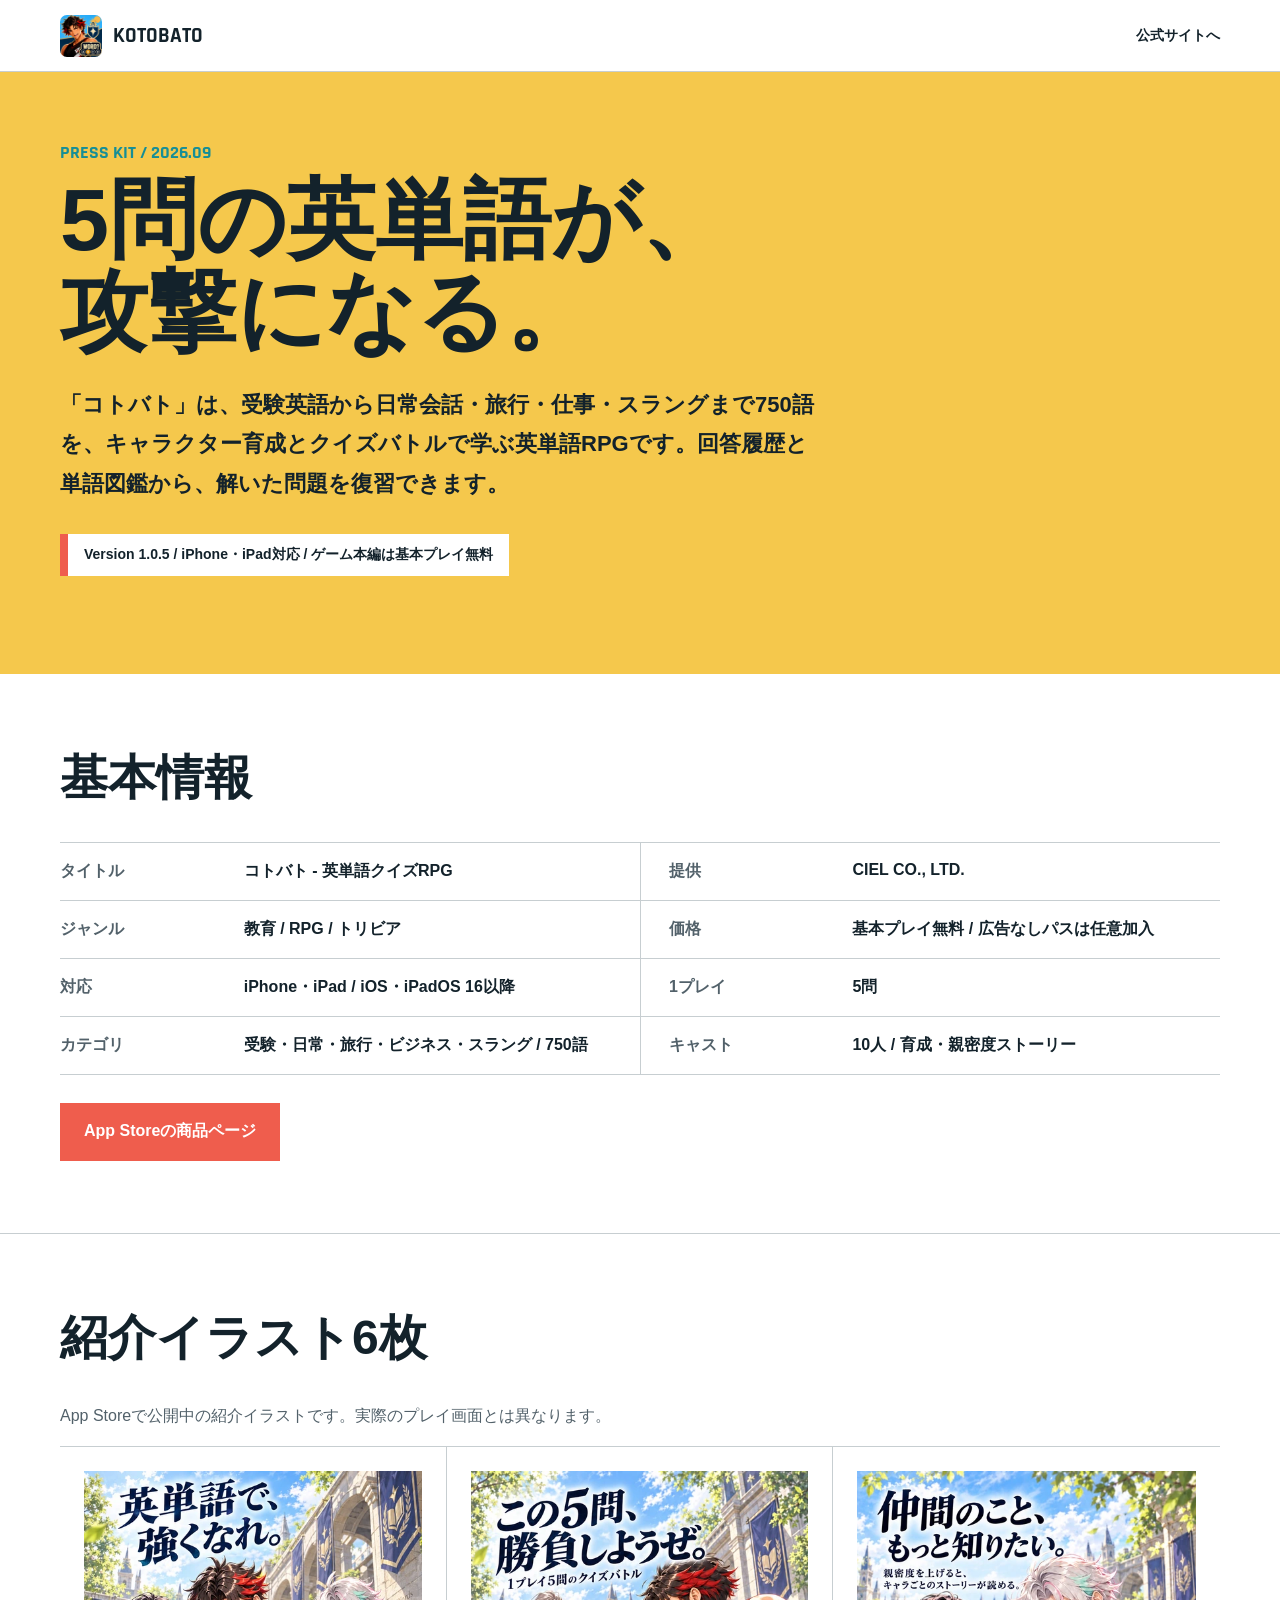
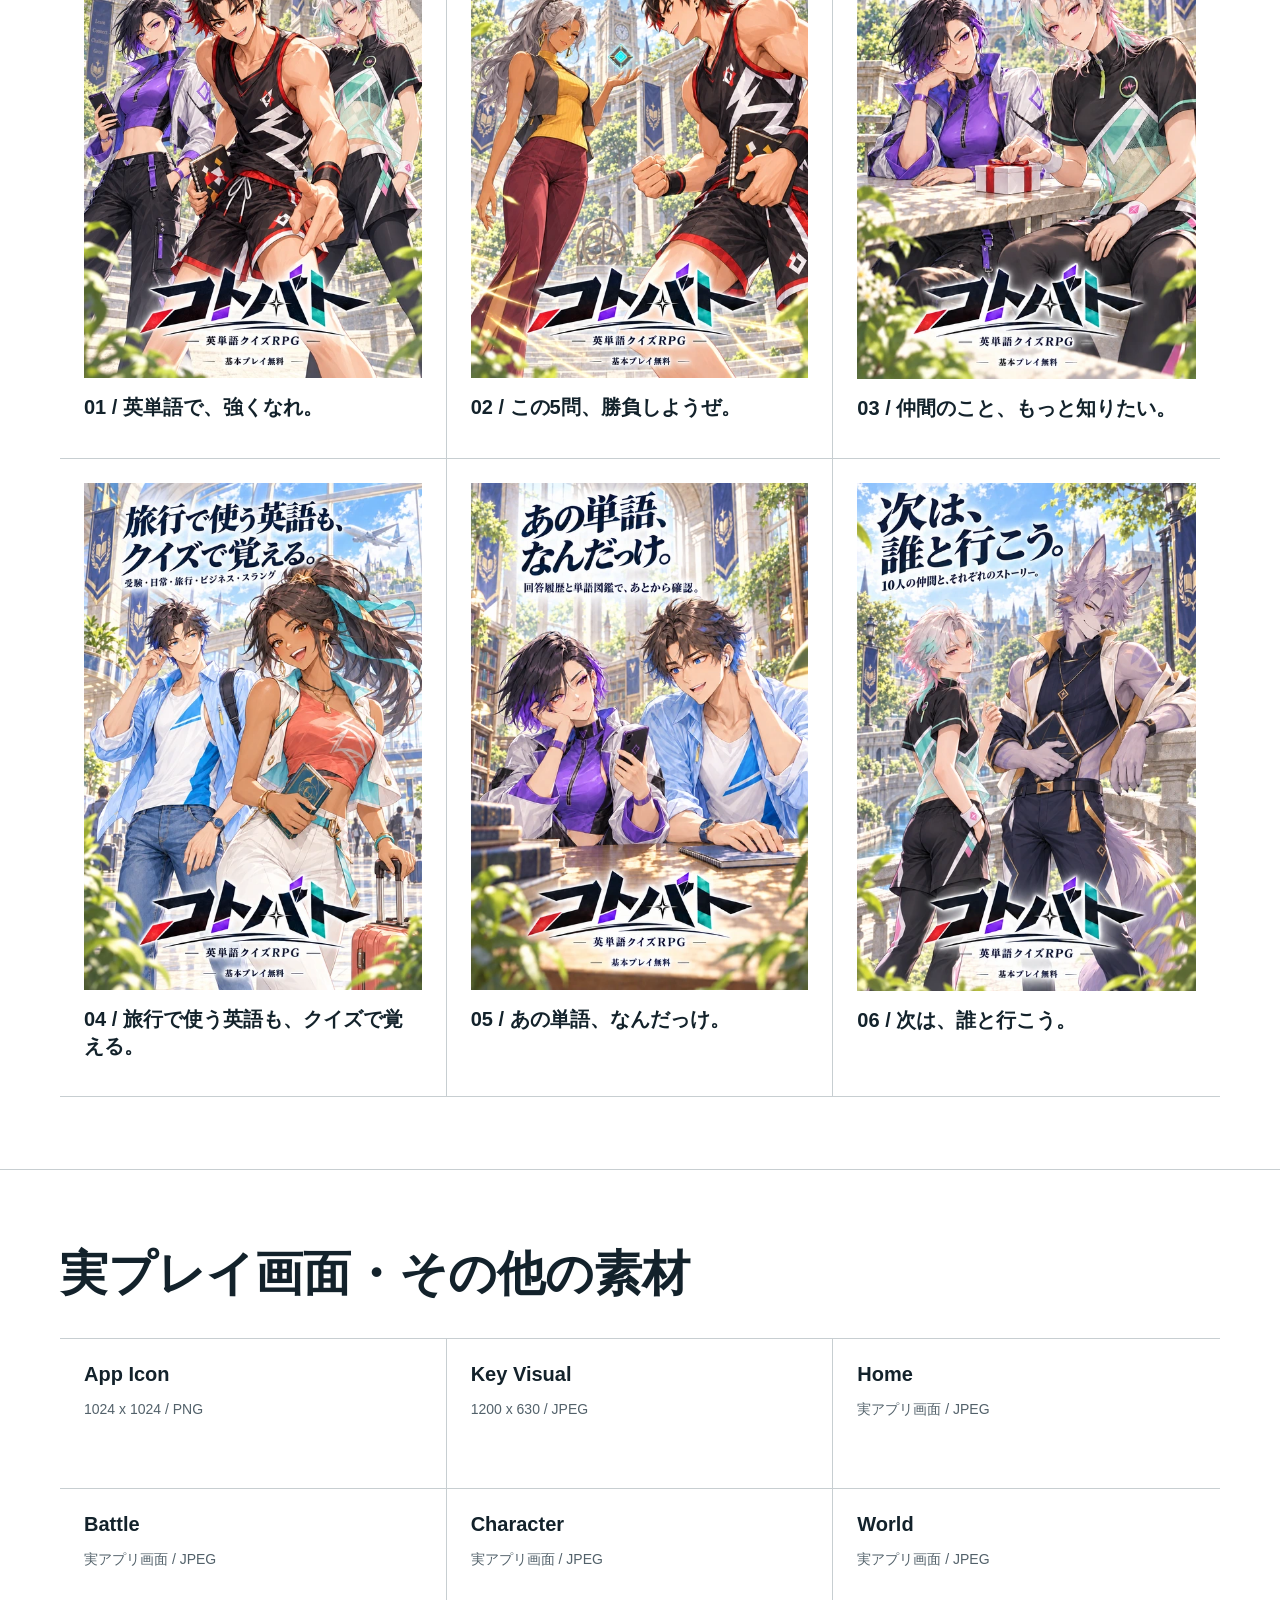
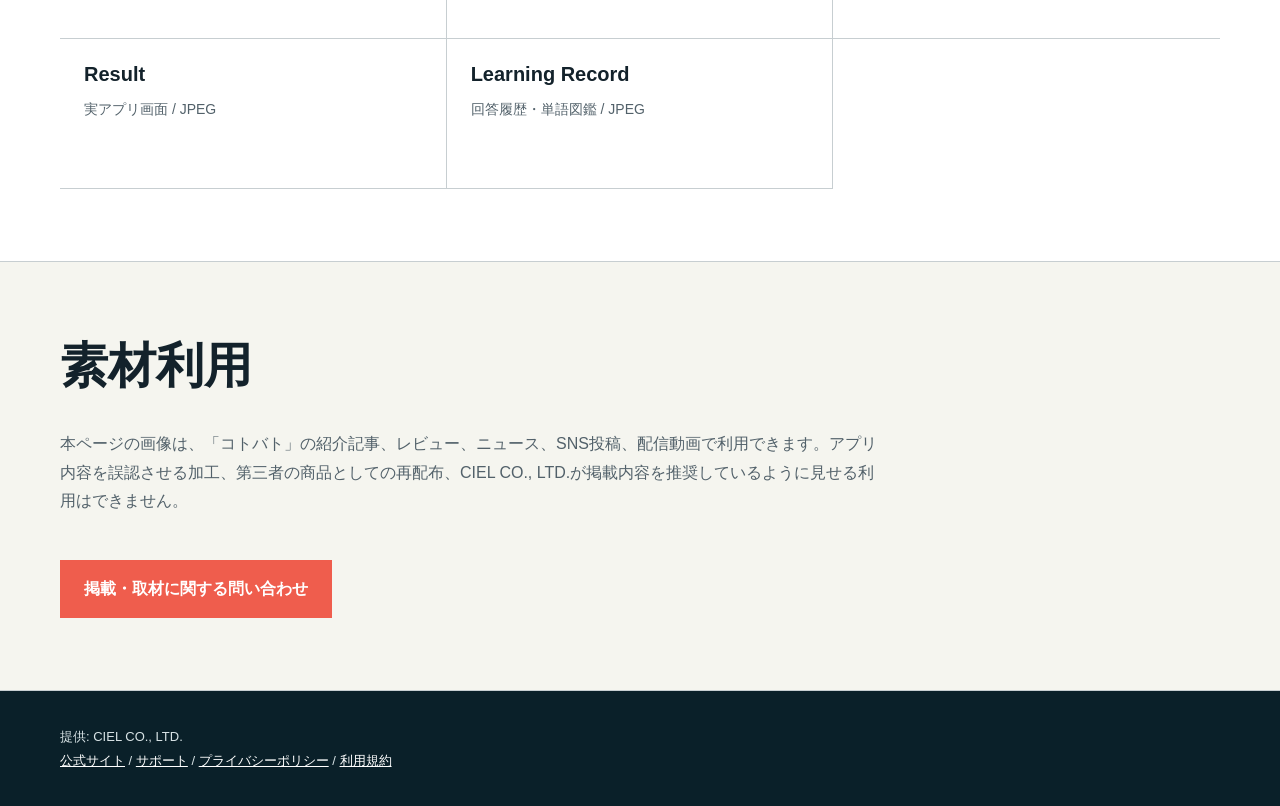
<file: press.html>
<!doctype html>
<html lang="ja">
<head>
  <meta charset="utf-8">
  <meta name="viewport" content="width=device-width, initial-scale=1, viewport-fit=cover">
  <title>コトバト プレスキット | 英単語クイズRPG</title>
  <meta name="description" content="英単語クイズRPG「コトバト」の概要、紹介イラスト、アプリアイコン、ゲーム画面、掲載用リンクをまとめたメディア向けプレスキットです。">
  <meta name="robots" content="index,follow,max-image-preview:large">
  <meta name="theme-color" content="#f5c84c">
  <link rel="canonical" href="https://navi-ray.github.io/word-world-preview-download/press.html">
  <link rel="icon" href="assets/AppIcon-96.png" type="image/png" sizes="96x96">
  <style>
    @font-face {
      font-family: "WW Display";
      src: url("assets/fonts/Rajdhani-Bold.ttf") format("truetype");
      font-weight: 700;
      font-display: swap;
    }
    :root {
      --ink: #13222b;
      --muted: #52616a;
      --paper: #f5f5ef;
      --white: #ffffff;
      --yellow: #f5c84c;
      --coral: #ef5d4d;
      --teal: #168e96;
      --line: #c7ced1;
    }
    * { box-sizing: border-box; }
    html { scroll-behavior: smooth; }
    body {
      margin: 0;
      min-width: 320px;
      overflow-x: hidden;
      background: var(--paper);
      color: var(--ink);
      font-family: -apple-system, BlinkMacSystemFont, "Hiragino Sans", "Yu Gothic UI", sans-serif;
      letter-spacing: 0;
    }
    a { color: inherit; }
    img, video { display: block; max-width: 100%; }
    .download img { width: 100%; height: auto; aspect-ratio: 2 / 3; object-fit: contain; margin-bottom: 16px; }
    .topbar {
      display: flex;
      align-items: center;
      justify-content: space-between;
      min-height: 72px;
      padding: 0 max(24px, calc((100vw - 1160px) / 2));
      border-bottom: 1px solid var(--line);
      background: var(--white);
    }
    .brand {
      display: inline-flex;
      align-items: center;
      gap: 11px;
      text-decoration: none;
      font: 700 21px/1 "WW Display", sans-serif;
    }
    .brand img { width: 42px; height: 42px; border-radius: 7px; }
    .back-link { font-size: 14px; font-weight: 800; text-decoration: none; }
    .hero {
      background: var(--yellow);
      padding: 72px max(24px, calc((100vw - 1160px) / 2)) 84px;
    }
    .kicker {
      margin: 0 0 12px;
      color: var(--teal);
      font: 700 18px/1 "WW Display", sans-serif;
    }
    h1 {
      max-width: 930px;
      margin: 0;
      font-size: clamp(44px, 7vw, 88px);
      line-height: 1.05;
    }
    .lead {
      max-width: 760px;
      margin: 26px 0 0;
      font-size: clamp(17px, 2vw, 22px);
      font-weight: 650;
      line-height: 1.8;
    }
    .status {
      display: inline-flex;
      margin-top: 30px;
      padding: 12px 16px;
      border-left: 8px solid var(--coral);
      background: var(--white);
      font-size: 14px;
      font-weight: 850;
    }
    .section {
      padding: 72px max(24px, calc((100vw - 1160px) / 2));
      border-bottom: 1px solid var(--line);
    }
    .section.dark { background: #102f3b; color: var(--white); }
    .section.white { background: var(--white); }
    .section h2 { margin: 0 0 32px; font-size: clamp(30px, 4vw, 48px); }
    .facts {
      display: grid;
      grid-template-columns: repeat(2, minmax(0, 1fr));
      margin: 0;
      border-top: 1px solid var(--line);
    }
    .facts div {
      display: grid;
      grid-template-columns: minmax(120px, .45fr) 1fr;
      gap: 18px;
      padding: 18px 0;
      border-bottom: 1px solid var(--line);
    }
    .facts div:nth-child(odd) { padding-right: 28px; }
    .facts div:nth-child(even) { padding-left: 28px; border-left: 1px solid var(--line); }
    dt { color: var(--muted); font-weight: 800; }
    dd { margin: 0; font-weight: 700; }
    .video-layout {
      display: grid;
      grid-template-columns: minmax(0, .8fr) minmax(280px, 420px);
      gap: 56px;
      align-items: center;
    }
    .video-copy p { max-width: 620px; color: #d8e3e6; font-size: 17px; line-height: 1.8; }
    video { width: 100%; max-height: 720px; background: #081b22; }
    .downloads {
      display: grid;
      grid-template-columns: repeat(3, minmax(0, 1fr));
      border-top: 1px solid var(--line);
    }
    .download {
      min-height: 150px;
      padding: 24px;
      border-right: 1px solid var(--line);
      border-bottom: 1px solid var(--line);
      text-decoration: none;
    }
    .download:nth-child(3n) { border-right: 0; }
    .download strong { display: block; margin-bottom: 12px; font-size: 20px; }
    .download span { color: var(--muted); font-size: 14px; line-height: 1.6; }
    .cta {
      display: inline-flex;
      align-items: center;
      min-height: 58px;
      margin-top: 28px;
      padding: 0 24px;
      background: var(--coral);
      color: var(--white);
      text-decoration: none;
      font-weight: 900;
    }
    .usage { max-width: 820px; color: var(--muted); line-height: 1.8; }
    footer {
      padding: 34px max(24px, calc((100vw - 1160px) / 2));
      background: #0a2029;
      color: #d8e3e6;
      font-size: 13px;
      line-height: 1.8;
    }
    footer a { color: var(--white); }
    @media (max-width: 760px) {
      .topbar { min-height: 64px; }
      .hero, .section { padding-top: 52px; padding-bottom: 56px; }
      .facts, .video-layout, .downloads { grid-template-columns: 1fr; }
      .facts div, .facts div:nth-child(odd), .facts div:nth-child(even) {
        grid-template-columns: 110px 1fr;
        padding: 16px 0;
        border-left: 0;
      }
      .download, .download:nth-child(3n) { border-right: 0; }
      .video-layout { gap: 32px; }
      video { max-width: 360px; margin: 0 auto; }
    }
  </style>
</head>
<body>
  <header class="topbar">
    <a class="brand" href="index.html"><img src="assets/AppIcon-96.png" width="96" height="96" alt=""><span>KOTOBATO</span></a>
    <a class="back-link" href="index.html">公式サイトへ</a>
  </header>

  <main>
    <section class="hero">
      <p class="kicker">PRESS KIT / 2026.09</p>
      <h1>5問の英単語が、<br>攻撃になる。</h1>
      <p class="lead">「コトバト」は、受験英語から日常会話・旅行・仕事・スラングまで750語を、キャラクター育成とクイズバトルで学ぶ英単語RPGです。回答履歴と単語図鑑から、解いた問題を復習できます。</p>
      <p class="status">Version 1.0.5 / iPhone・iPad対応 / ゲーム本編は基本プレイ無料</p>
    </section>

    <section class="section white">
      <h2>基本情報</h2>
      <dl class="facts">
        <div><dt>タイトル</dt><dd>コトバト - 英単語クイズRPG</dd></div>
        <div><dt>提供</dt><dd>CIEL CO., LTD.</dd></div>
        <div><dt>ジャンル</dt><dd>教育 / RPG / トリビア</dd></div>
        <div><dt>価格</dt><dd>基本プレイ無料 / 広告なしパスは任意加入</dd></div>
        <div><dt>対応</dt><dd>iPhone・iPad / iOS・iPadOS 16以降</dd></div>
        <div><dt>1プレイ</dt><dd>5問</dd></div>
        <div><dt>カテゴリ</dt><dd>受験・日常・旅行・ビジネス・スラング / 750語</dd></div>
        <div><dt>キャスト</dt><dd>10人 / 育成・親密度ストーリー</dd></div>
      </dl>
      <a class="cta" href="https://apps.apple.com/app/apple-store/id6798476120?pt=128977846&amp;ct=press_kit&amp;mt=8">App Storeの商品ページ</a>
    </section>

    <section class="section white">
      <h2>紹介イラスト6枚</h2>
      <p class="usage">App Storeで公開中の紹介イラストです。実際のプレイ画面とは異なります。</p>
      <div class="downloads">
        <a class="download" href="assets/campaign-20260918/01-1024.webp" download><img src="assets/campaign-20260918/01-512.webp" width="512" height="768" alt="英単語で、強くなれ。" loading="lazy"><strong>01 / 英単語で、強くなれ。</strong></a>
        <a class="download" href="assets/campaign-20260918/02-1024.webp" download><img src="assets/campaign-20260918/02-512.webp" width="512" height="768" alt="この5問、勝負しようぜ。" loading="lazy"><strong>02 / この5問、勝負しようぜ。</strong></a>
        <a class="download" href="assets/campaign-20260918/03-1024.webp" download><img src="assets/campaign-20260918/03-512.webp" width="512" height="768" alt="仲間のこと、もっと知りたい。" loading="lazy"><strong>03 / 仲間のこと、もっと知りたい。</strong></a>
        <a class="download" href="assets/campaign-20260918/04-1024.webp" download><img src="assets/campaign-20260918/04-512.webp" width="512" height="768" alt="旅行で使う英語も、クイズで覚える。" loading="lazy"><strong>04 / 旅行で使う英語も、クイズで覚える。</strong></a>
        <a class="download" href="assets/campaign-20260918/05-1024.webp" download><img src="assets/campaign-20260918/05-512.webp" width="512" height="768" alt="あの単語、なんだっけ。" loading="lazy"><strong>05 / あの単語、なんだっけ。</strong></a>
        <a class="download" href="assets/campaign-20260918/06-1024.webp" download><img src="assets/campaign-20260918/06-512.webp" width="512" height="768" alt="次は、誰と行こう。" loading="lazy"><strong>06 / 次は、誰と行こう。</strong></a>
      </div>
    </section>

    <section class="section white">
      <h2>実プレイ画面・その他の素材</h2>
      <div class="downloads">
        <a class="download" href="assets/AppIcon-1024.png" download><strong>App Icon</strong><span>1024 x 1024 / PNG</span></a>
        <a class="download" href="assets/og-word-world.jpg" download><strong>Key Visual</strong><span>1200 x 630 / JPEG</span></a>
        <a class="download" href="assets/01-home.jpg" download><strong>Home</strong><span>実アプリ画面 / JPEG</span></a>
        <a class="download" href="assets/02-battle.jpg" download><strong>Battle</strong><span>実アプリ画面 / JPEG</span></a>
        <a class="download" href="assets/03-character.jpg" download><strong>Character</strong><span>実アプリ画面 / JPEG</span></a>
        <a class="download" href="assets/04-world.jpg" download><strong>World</strong><span>実アプリ画面 / JPEG</span></a>
        <a class="download" href="assets/05-result.jpg" download><strong>Result</strong><span>実アプリ画面 / JPEG</span></a>
        <a class="download" href="assets/06-learning-record.jpg" download><strong>Learning Record</strong><span>回答履歴・単語図鑑 / JPEG</span></a>
      </div>
    </section>

    <section class="section">
      <h2>素材利用</h2>
      <p class="usage">本ページの画像は、「コトバト」の紹介記事、レビュー、ニュース、SNS投稿、配信動画で利用できます。アプリ内容を誤認させる加工、第三者の商品としての再配布、CIEL CO., LTD.が掲載内容を推奨しているように見せる利用はできません。</p>
      <a class="cta" href="support.html">掲載・取材に関する問い合わせ</a>
    </section>
  </main>

  <footer>
    提供: CIEL CO., LTD.<br>
    <a href="index.html">公式サイト</a> / <a href="support.html">サポート</a> / <a href="privacy.html">プライバシーポリシー</a> / <a href="terms.html">利用規約</a>
  </footer>
</body>
</html>
</file>
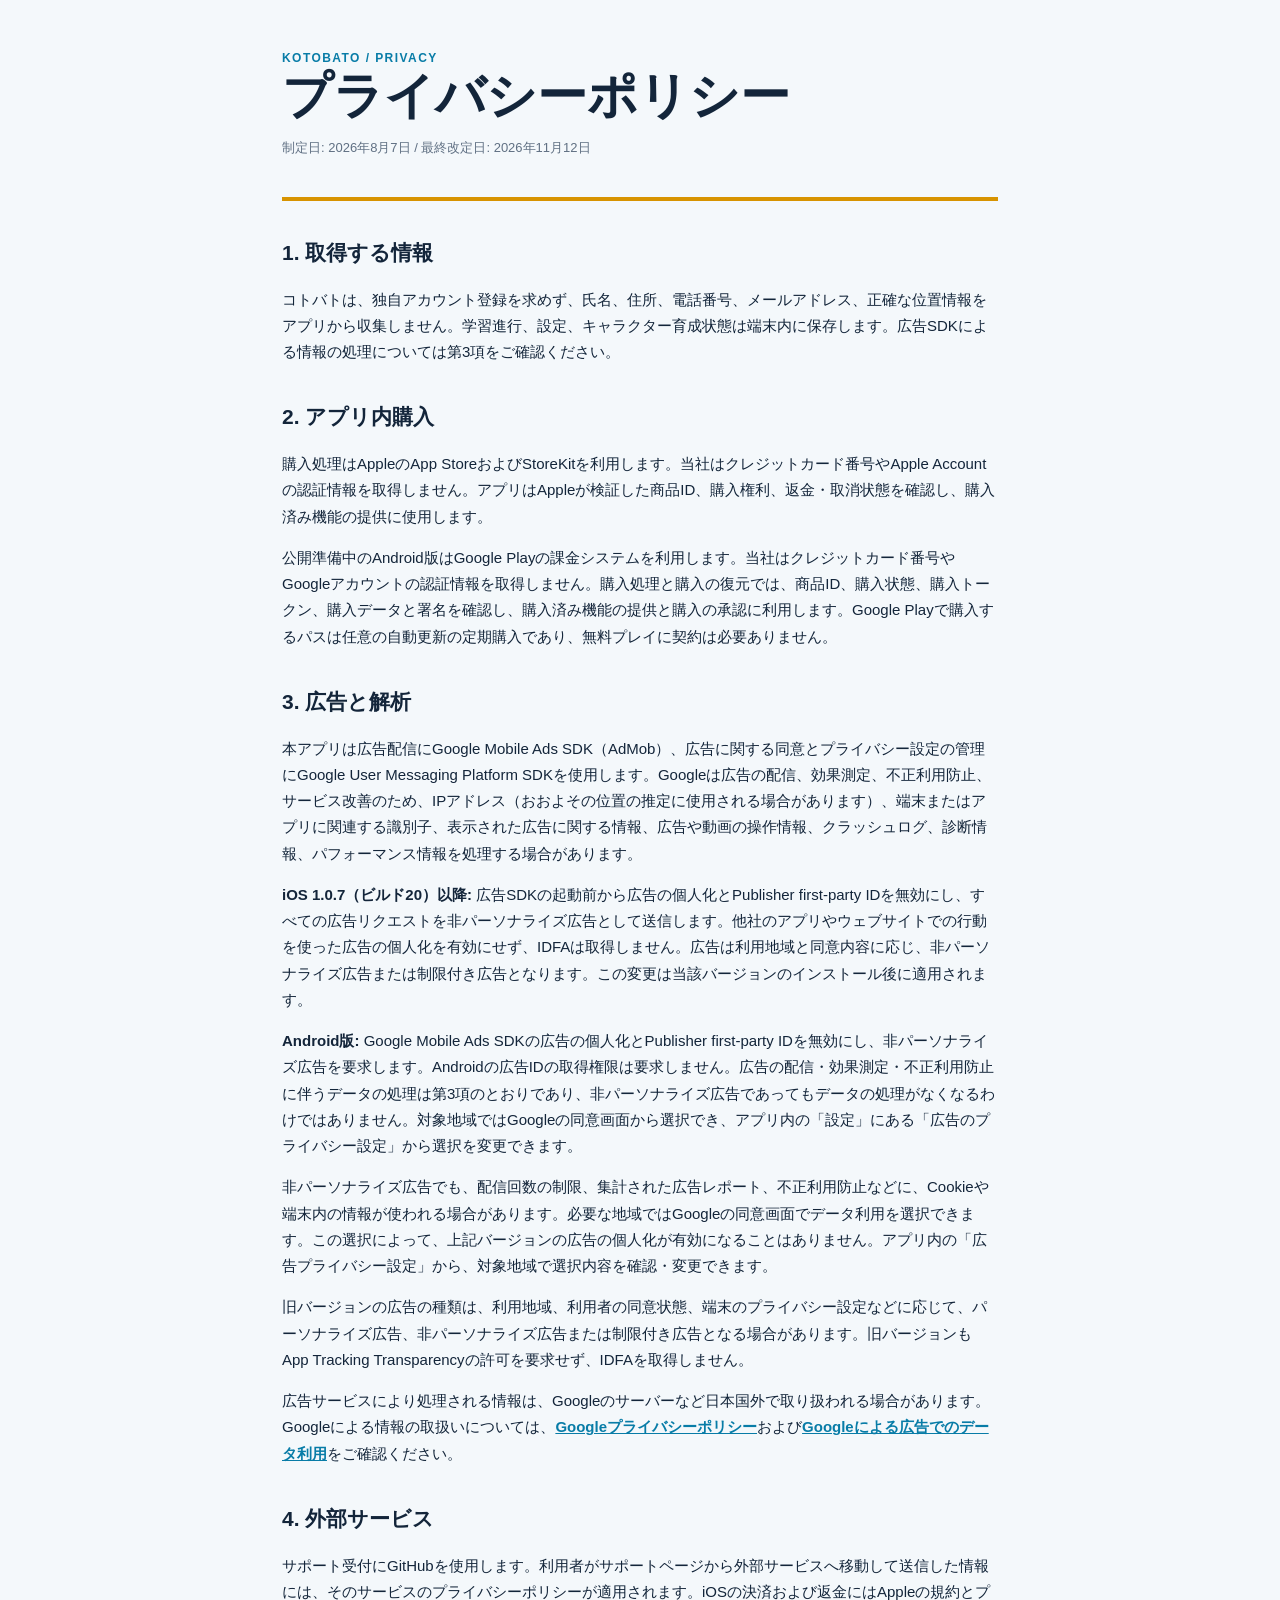
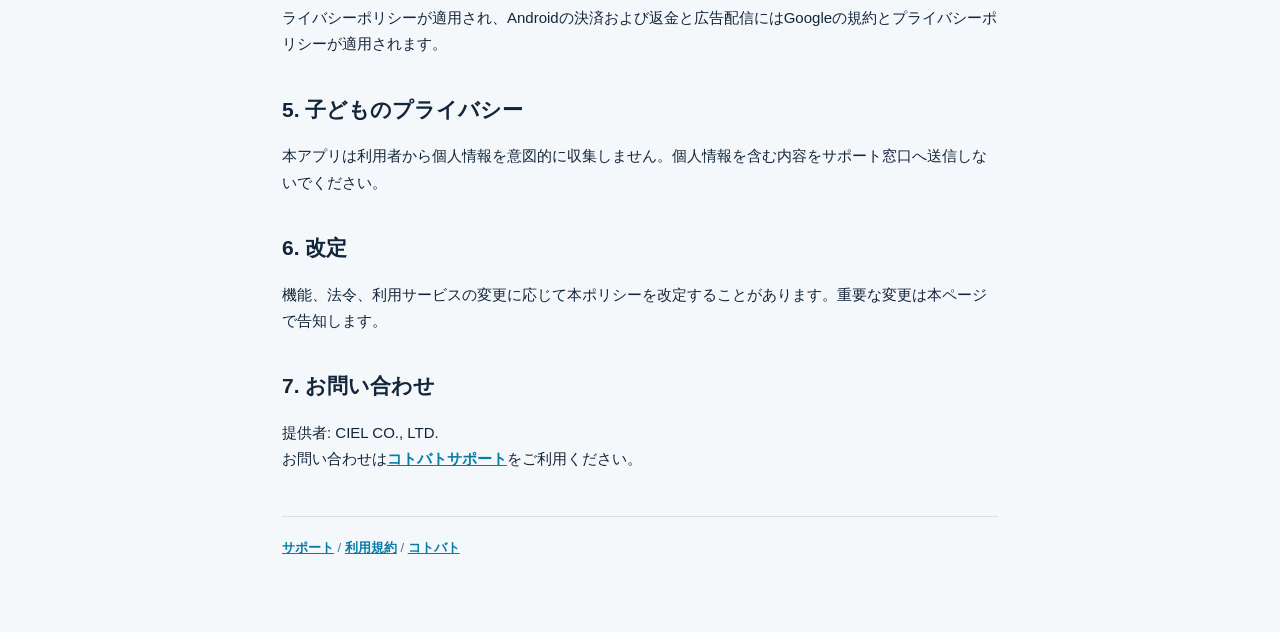
<file: privacy.html>
<!doctype html>
<html lang="ja">
<head>
  <meta charset="utf-8">
  <meta name="viewport" content="width=device-width, initial-scale=1">
  <title>コトバト プライバシーポリシー</title>
  <style>
    :root { color-scheme: light; --ink:#13253a; --muted:#607083; --line:#d7e0e8; --blue:#087ca7; --gold:#d79300; }
    * { box-sizing:border-box; } body { margin:0; color:var(--ink); background:#f4f8fb; font-family:-apple-system,BlinkMacSystemFont,"Hiragino Sans","Yu Gothic",sans-serif; line-height:1.75; }
    main { width:min(760px,100%); margin:0 auto; padding:48px 22px 72px; } header { padding-bottom:24px; border-bottom:4px solid var(--gold); }
    h1 { margin:0; font-size:clamp(31px,7vw,50px); line-height:1.1; } h2 { margin:34px 0 8px; font-size:21px; } p,li { font-size:15px; }
    .label { color:var(--blue); font-weight:900; letter-spacing:.12em; font-size:12px; } .date { color:var(--muted); font-size:13px; }
    a { color:var(--blue); font-weight:800; } footer { margin-top:44px; padding-top:20px; border-top:1px solid var(--line); color:var(--muted); font-size:13px; }
  </style>
</head>
<body><main>
  <header><div class="label">KOTOBATO / PRIVACY</div><h1>プライバシーポリシー</h1><p class="date">制定日: 2026年8月7日 / 最終改定日: 2026年11月12日</p></header>
  <h2>1. 取得する情報</h2>
  <p>コトバトは、独自アカウント登録を求めず、氏名、住所、電話番号、メールアドレス、正確な位置情報をアプリから収集しません。学習進行、設定、キャラクター育成状態は端末内に保存します。広告SDKによる情報の処理については第3項をご確認ください。</p>
  <h2>2. アプリ内購入</h2>
  <p>購入処理はAppleのApp StoreおよびStoreKitを利用します。当社はクレジットカード番号やApple Accountの認証情報を取得しません。アプリはAppleが検証した商品ID、購入権利、返金・取消状態を確認し、購入済み機能の提供に使用します。</p>
  <p>公開準備中のAndroid版はGoogle Playの課金システムを利用します。当社はクレジットカード番号やGoogleアカウントの認証情報を取得しません。購入処理と購入の復元では、商品ID、購入状態、購入トークン、購入データと署名を確認し、購入済み機能の提供と購入の承認に利用します。Google Playで購入するパスは任意の自動更新の定期購入であり、無料プレイに契約は必要ありません。</p>
  <h2>3. 広告と解析</h2>
  <p>本アプリは広告配信にGoogle Mobile Ads SDK（AdMob）、広告に関する同意とプライバシー設定の管理にGoogle User Messaging Platform SDKを使用します。Googleは広告の配信、効果測定、不正利用防止、サービス改善のため、IPアドレス（おおよその位置の推定に使用される場合があります）、端末またはアプリに関連する識別子、表示された広告に関する情報、広告や動画の操作情報、クラッシュログ、診断情報、パフォーマンス情報を処理する場合があります。</p>
  <p><strong>iOS 1.0.7（ビルド20）以降:</strong> 広告SDKの起動前から広告の個人化とPublisher first-party IDを無効にし、すべての広告リクエストを非パーソナライズ広告として送信します。他社のアプリやウェブサイトでの行動を使った広告の個人化を有効にせず、IDFAは取得しません。広告は利用地域と同意内容に応じ、非パーソナライズ広告または制限付き広告となります。この変更は当該バージョンのインストール後に適用されます。</p>
  <p><strong>Android版:</strong> Google Mobile Ads SDKの広告の個人化とPublisher first-party IDを無効にし、非パーソナライズ広告を要求します。Androidの広告IDの取得権限は要求しません。広告の配信・効果測定・不正利用防止に伴うデータの処理は第3項のとおりであり、非パーソナライズ広告であってもデータの処理がなくなるわけではありません。対象地域ではGoogleの同意画面から選択でき、アプリ内の「設定」にある「広告のプライバシー設定」から選択を変更できます。</p>
  <p>非パーソナライズ広告でも、配信回数の制限、集計された広告レポート、不正利用防止などに、Cookieや端末内の情報が使われる場合があります。必要な地域ではGoogleの同意画面でデータ利用を選択できます。この選択によって、上記バージョンの広告の個人化が有効になることはありません。アプリ内の「広告プライバシー設定」から、対象地域で選択内容を確認・変更できます。</p>
  <p>旧バージョンの広告の種類は、利用地域、利用者の同意状態、端末のプライバシー設定などに応じて、パーソナライズ広告、非パーソナライズ広告または制限付き広告となる場合があります。旧バージョンもApp Tracking Transparencyの許可を要求せず、IDFAを取得しません。</p>
  <p>広告サービスにより処理される情報は、Googleのサーバーなど日本国外で取り扱われる場合があります。Googleによる情報の取扱いについては、<a href="https://policies.google.com/privacy">Googleプライバシーポリシー</a>および<a href="https://policies.google.com/technologies/ads">Googleによる広告でのデータ利用</a>をご確認ください。</p>
  <h2>4. 外部サービス</h2>
  <p>サポート受付にGitHubを使用します。利用者がサポートページから外部サービスへ移動して送信した情報には、そのサービスのプライバシーポリシーが適用されます。iOSの決済および返金にはAppleの規約とプライバシーポリシーが適用され、Androidの決済および返金と広告配信にはGoogleの規約とプライバシーポリシーが適用されます。</p>
  <h2>5. 子どものプライバシー</h2>
  <p>本アプリは利用者から個人情報を意図的に収集しません。個人情報を含む内容をサポート窓口へ送信しないでください。</p>
  <h2>6. 改定</h2>
  <p>機能、法令、利用サービスの変更に応じて本ポリシーを改定することがあります。重要な変更は本ページで告知します。</p>
  <h2>7. お問い合わせ</h2>
  <p>提供者: CIEL CO., LTD.<br>お問い合わせは<a href="support.html">コトバトサポート</a>をご利用ください。</p>
  <footer><a href="support.html">サポート</a> / <a href="terms.html">利用規約</a> / <a href="index.html">コトバト</a></footer>
</main></body>
</html>
</file>
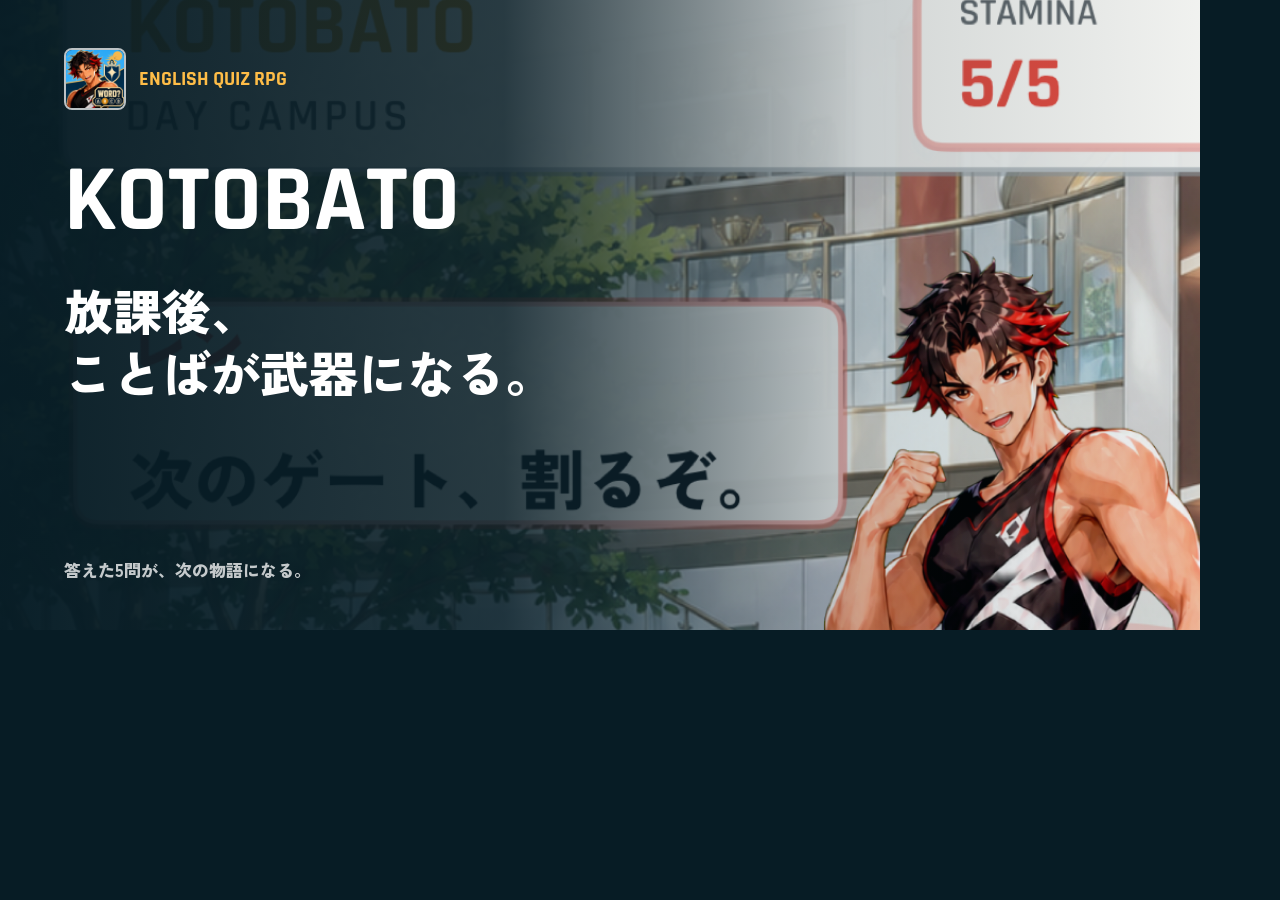
<file: social-card.html>
<!doctype html>
<html lang="ja">
<head>
  <meta charset="utf-8">
  <title>コトバト Social Card</title>
  <style>
    @font-face {
      font-family: "WW Display";
      src: url("assets/fonts/Rajdhani-Bold.ttf") format("truetype");
      font-weight: 700;
    }
    @font-face {
      font-family: "WW Japanese";
      src: url("assets/fonts/ZenKakuGothicNew-Black.ttf") format("truetype");
      font-weight: 900;
    }
    * { box-sizing: border-box; }
    html, body { margin: 0; width: 1200px; height: 630px; overflow: hidden; }
    body {
      position: relative;
      background: #071c25;
      color: #fff;
      font-family: "WW Japanese", -apple-system, BlinkMacSystemFont, sans-serif;
      letter-spacing: 0;
    }
    body::after {
      content: "";
      position: absolute;
      z-index: 1;
      inset: 0;
      background: linear-gradient(90deg, rgba(7,28,37,.98) 0%, rgba(7,28,37,.86) 42%, rgba(7,28,37,.18) 72%, rgba(7,28,37,.06) 100%);
    }
    .copy {
      position: absolute;
      z-index: 2;
      inset: 0;
      width: 730px;
      padding: 48px 58px 48px 64px;
    }
    .brand {
      display: flex;
      align-items: center;
      gap: 13px;
      margin-bottom: 54px;
      color: #ffbd47;
      font: 700 20px/1 "WW Display", sans-serif;
      font-weight: 900;
    }
    .brand img {
      width: 62px;
      height: 62px;
      border: 2px solid rgba(255,255,255,.72);
      border-radius: 8px;
    }
    h1 {
      margin: 0;
      font: 700 94px/.82 "WW Display", sans-serif;
    }
    h2 {
      margin: 38px 0 0;
      font-size: 49px;
      line-height: 1.26;
      font-weight: 900;
    }
    .meta {
      position: absolute;
      left: 64px;
      bottom: 48px;
      color: rgba(255,255,255,.76);
      font-size: 17px;
      font-weight: 500;
    }
    .gameplay {
      position: absolute;
      inset: 0 auto 0 0;
      width: 1400px;
      height: 630px;
      object-fit: cover;
      object-position: 72% 14%;
    }
  </style>
</head>
<body>
  <div class="copy">
    <div class="brand"><img src="assets/AppIcon-1024.png" alt=""><span>ENGLISH QUIZ RPG</span></div>
    <h1>KOTOBATO</h1>
    <h2>放課後、<br>ことばが武器になる。</h2>
    <div class="meta">答えた5問が、次の物語になる。</div>
  </div>
  <img class="gameplay" src="assets/01-home.png" alt="">
</body>
</html>
</file>
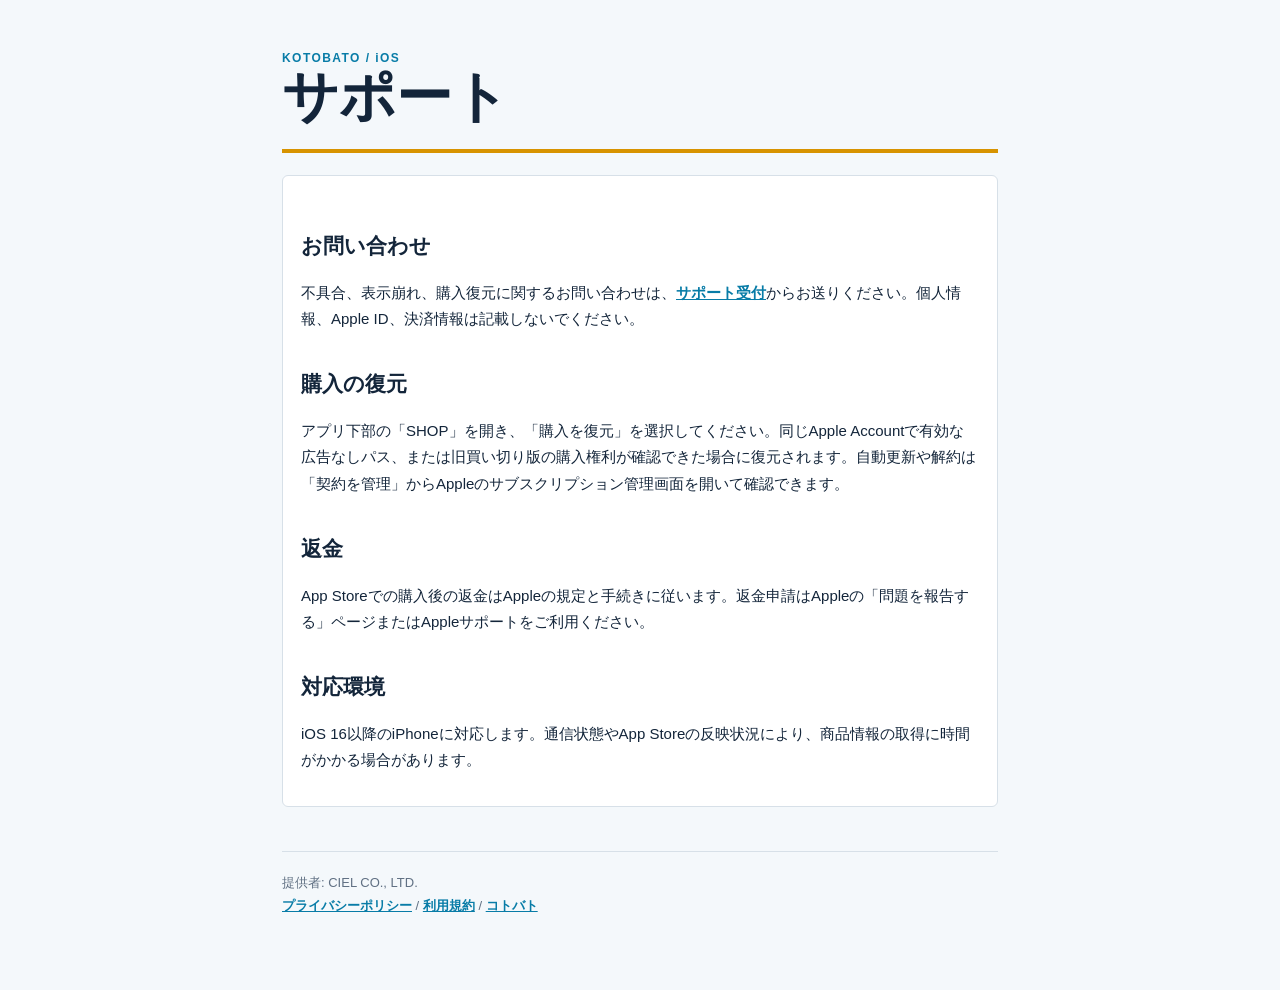
<file: support.html>
<!doctype html>
<html lang="ja">
<head>
  <meta charset="utf-8">
  <meta name="viewport" content="width=device-width, initial-scale=1">
  <title>コトバト サポート</title>
  <style>
    :root { color-scheme: light; --ink:#13253a; --muted:#607083; --line:#d7e0e8; --blue:#087ca7; --gold:#d79300; }
    * { box-sizing: border-box; }
    body { margin:0; color:var(--ink); background:#f4f8fb; font-family:-apple-system,BlinkMacSystemFont,"Hiragino Sans","Yu Gothic",sans-serif; line-height:1.75; }
    main { width:min(760px,100%); margin:0 auto; padding:48px 22px 72px; }
    header { padding-bottom:24px; border-bottom:4px solid var(--gold); }
    h1 { margin:0; font-size:clamp(34px,8vw,56px); line-height:1; }
    h2 { margin:34px 0 8px; font-size:21px; }
    p,li { font-size:15px; }
    .label { color:var(--blue); font-weight:900; letter-spacing:.12em; font-size:12px; }
    .box { margin-top:22px; padding:18px; background:white; border:1px solid var(--line); border-radius:6px; }
    a { color:var(--blue); font-weight:800; }
    footer { margin-top:44px; padding-top:20px; border-top:1px solid var(--line); color:var(--muted); font-size:13px; }
  </style>
</head>
<body><main>
  <header><div class="label">KOTOBATO / iOS</div><h1>サポート</h1></header>
  <section class="box">
    <h2>お問い合わせ</h2>
    <p>不具合、表示崩れ、購入復元に関するお問い合わせは、<a href="https://github.com/navi-RAY/word-world-preview-download/issues/new">サポート受付</a>からお送りください。個人情報、Apple ID、決済情報は記載しないでください。</p>
    <h2>購入の復元</h2>
    <p>アプリ下部の「SHOP」を開き、「購入を復元」を選択してください。同じApple Accountで有効な広告なしパス、または旧買い切り版の購入権利が確認できた場合に復元されます。自動更新や解約は「契約を管理」からAppleのサブスクリプション管理画面を開いて確認できます。</p>
    <h2>返金</h2>
    <p>App Storeでの購入後の返金はAppleの規定と手続きに従います。返金申請はAppleの「問題を報告する」ページまたはAppleサポートをご利用ください。</p>
    <h2>対応環境</h2>
    <p>iOS 16以降のiPhoneに対応します。通信状態やApp Storeの反映状況により、商品情報の取得に時間がかかる場合があります。</p>
  </section>
  <footer>提供者: CIEL CO., LTD.<br><a href="privacy.html">プライバシーポリシー</a> / <a href="terms.html">利用規約</a> / <a href="index.html">コトバト</a></footer>
</main></body>
</html>
</file>
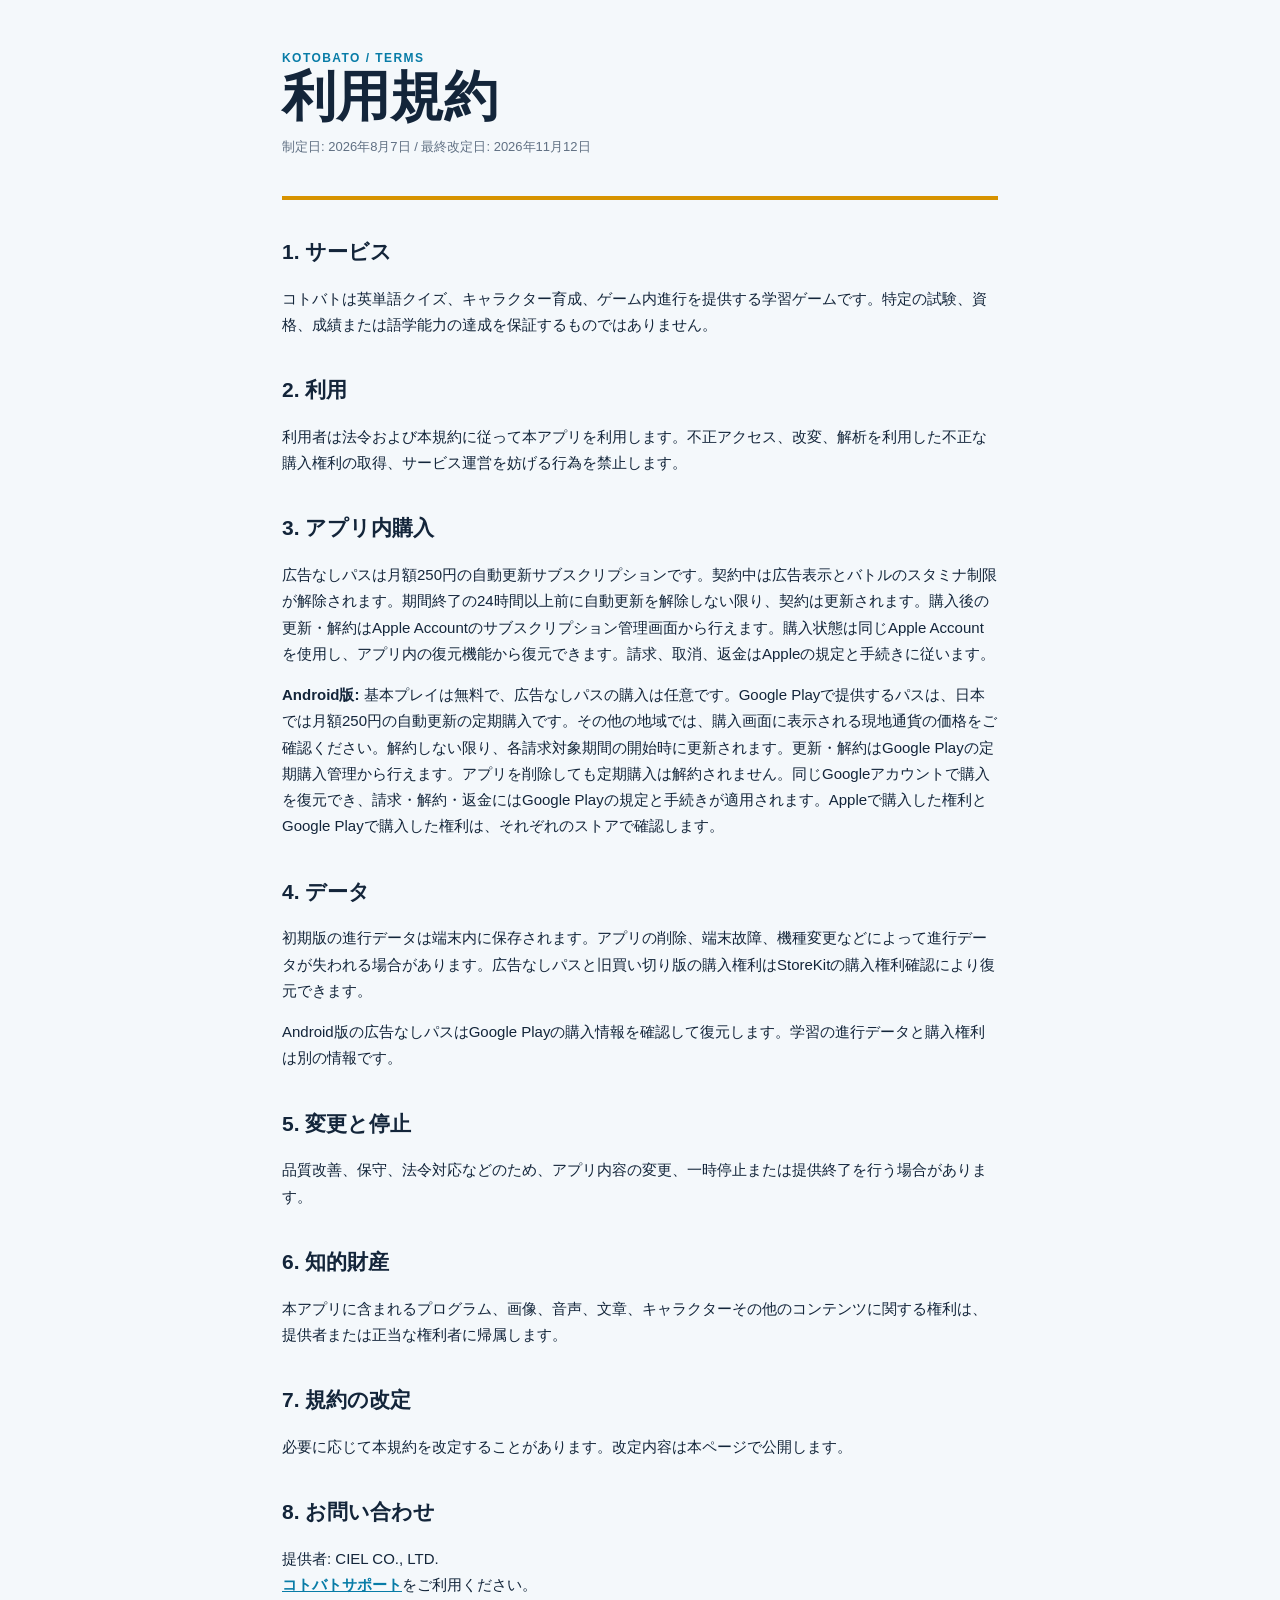
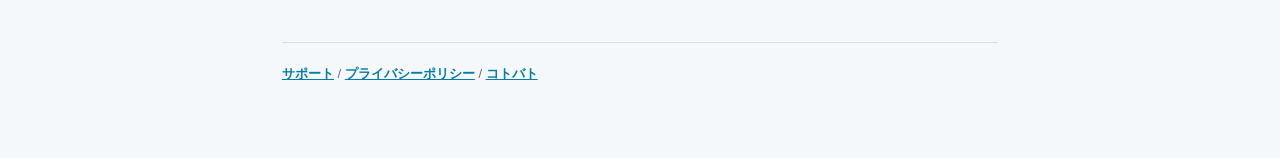
<file: terms.html>
<!doctype html>
<html lang="ja">
<head>
  <meta charset="utf-8"><meta name="viewport" content="width=device-width, initial-scale=1"><title>コトバト 利用規約</title>
  <style>
    :root { color-scheme:light; --ink:#13253a; --muted:#607083; --line:#d7e0e8; --blue:#087ca7; --gold:#d79300; }
    * { box-sizing:border-box; } body { margin:0; color:var(--ink); background:#f4f8fb; font-family:-apple-system,BlinkMacSystemFont,"Hiragino Sans","Yu Gothic",sans-serif; line-height:1.75; }
    main { width:min(760px,100%); margin:0 auto; padding:48px 22px 72px; } header { padding-bottom:24px; border-bottom:4px solid var(--gold); }
    h1 { margin:0; font-size:clamp(34px,8vw,54px); line-height:1; } h2 { margin:34px 0 8px; font-size:21px; } p,li { font-size:15px; }
    .label { color:var(--blue); font-weight:900; letter-spacing:.12em; font-size:12px; } .date,footer { color:var(--muted); font-size:13px; }
    a { color:var(--blue); font-weight:800; } footer { margin-top:44px; padding-top:20px; border-top:1px solid var(--line); }
  </style>
</head>
<body><main>
  <header><div class="label">KOTOBATO / TERMS</div><h1>利用規約</h1><p class="date">制定日: 2026年8月7日 / 最終改定日: 2026年11月12日</p></header>
  <h2>1. サービス</h2><p>コトバトは英単語クイズ、キャラクター育成、ゲーム内進行を提供する学習ゲームです。特定の試験、資格、成績または語学能力の達成を保証するものではありません。</p>
  <h2>2. 利用</h2><p>利用者は法令および本規約に従って本アプリを利用します。不正アクセス、改変、解析を利用した不正な購入権利の取得、サービス運営を妨げる行為を禁止します。</p>
  <h2>3. アプリ内購入</h2><p>広告なしパスは月額250円の自動更新サブスクリプションです。契約中は広告表示とバトルのスタミナ制限が解除されます。期間終了の24時間以上前に自動更新を解除しない限り、契約は更新されます。購入後の更新・解約はApple Accountのサブスクリプション管理画面から行えます。購入状態は同じApple Accountを使用し、アプリ内の復元機能から復元できます。請求、取消、返金はAppleの規定と手続きに従います。</p>
  <p><strong>Android版:</strong> 基本プレイは無料で、広告なしパスの購入は任意です。Google Playで提供するパスは、日本では月額250円の自動更新の定期購入です。その他の地域では、購入画面に表示される現地通貨の価格をご確認ください。解約しない限り、各請求対象期間の開始時に更新されます。更新・解約はGoogle Playの定期購入管理から行えます。アプリを削除しても定期購入は解約されません。同じGoogleアカウントで購入を復元でき、請求・解約・返金にはGoogle Playの規定と手続きが適用されます。Appleで購入した権利とGoogle Playで購入した権利は、それぞれのストアで確認します。</p>
  <h2>4. データ</h2><p>初期版の進行データは端末内に保存されます。アプリの削除、端末故障、機種変更などによって進行データが失われる場合があります。広告なしパスと旧買い切り版の購入権利はStoreKitの購入権利確認により復元できます。</p>
  <p>Android版の広告なしパスはGoogle Playの購入情報を確認して復元します。学習の進行データと購入権利は別の情報です。</p>
  <h2>5. 変更と停止</h2><p>品質改善、保守、法令対応などのため、アプリ内容の変更、一時停止または提供終了を行う場合があります。</p>
  <h2>6. 知的財産</h2><p>本アプリに含まれるプログラム、画像、音声、文章、キャラクターその他のコンテンツに関する権利は、提供者または正当な権利者に帰属します。</p>
  <h2>7. 規約の改定</h2><p>必要に応じて本規約を改定することがあります。改定内容は本ページで公開します。</p>
  <h2>8. お問い合わせ</h2><p>提供者: CIEL CO., LTD.<br><a href="support.html">コトバトサポート</a>をご利用ください。</p>
  <footer><a href="support.html">サポート</a> / <a href="privacy.html">プライバシーポリシー</a> / <a href="index.html">コトバト</a></footer>
</main></body>
</html>
</file>
<file: assets/campaign-20260918.css>
/* Shared by the official LP and company product page. */
.campaign-header {
  position: static;
  width: min(1200px, calc(100% - 32px));
  padding: 14px 0;
  color: #17232a;
  gap: 16px;
}
.campaign-header .brand { color: #17232a; font-family: inherit; font-size: 22px; }
.campaign-header .brand span { display: inline; }
.campaign-header .header-link { background: #17232a; font-size: 14px; border: 0; }
.campaign-hero { background: #fff; color: #17232a; padding: 8px 0 36px; }
.campaign-intro {
  width: min(1200px, calc(100% - 32px));
  margin: 0 auto 18px;
  display: flex;
  flex-wrap: wrap;
  align-items: center;
  justify-content: space-between;
  gap: 16px 32px;
}
.campaign-intro h1 { margin: 0; font-size: 36px; line-height: 1.25; letter-spacing: 0; }
.campaign-intro h1 span { font-size: 18px; display: inline-block; }
.campaign-intro p { margin: 8px 0 0; font-size: 16px; line-height: 1.7; }
.campaign-hero .store-button { display: inline-flex; flex-direction: column; gap: 2px; text-align: center; background: #17232a; color: #fff; font-size: 16px; box-shadow: none; min-height: 52px; }
.campaign-hero .store-button small { color: #e1e6e8; font-size: 13px; }
.campaign-rail {
  display: grid;
  grid-auto-flow: column;
  grid-auto-columns: min(370px, 82vw);
  gap: 16px;
  overflow-x: auto;
  overscroll-behavior-x: contain;
  scroll-snap-type: x mandatory;
  scroll-padding-inline: max(16px, calc((100% - 1200px) / 2));
  padding: 0 max(16px, calc((100% - 1200px) / 2)) 16px;
  scrollbar-color: #17838d #e8edef;
  background: #fff;
}
.campaign-rail figure { margin: 0; min-width: 0; scroll-snap-align: start; }
.campaign-rail a { display: block; }
.campaign-rail img {
  display: block;
  width: 100%;
  height: auto;
  aspect-ratio: 2 / 3;
  object-fit: contain;
  border: 0;
  border-radius: 0;
  box-shadow: none;
}
.campaign-rail figcaption { padding: 10px 0 0; font-size: 14px; line-height: 1.5; color: #35474d; }
.campaign-controls { width: min(1200px, calc(100% - 32px)); margin: 12px auto 0; display: flex; gap: 12px; align-items: center; }
.campaign-controls p { margin: 0 auto 0 0; font-size: 14px; line-height: 1.6; color: #536268; }
.campaign-controls button { width: 44px; height: 44px; flex: 0 0 44px; border-radius: 4px; border: 1px solid #b3c0c5; background: #fff; color: #17232a; font-size: 24px; cursor: pointer; }
.campaign-controls button:disabled { opacity: .35; cursor: default; }
.campaign-facts { padding: 40px 16px; background: #edf5f5; text-align: center; }
.campaign-facts h2 { margin: 0; font-size: 28px; line-height: 1.5; }
.campaign-facts p { margin: 14px auto 0; max-width: 780px; font-size: 16px; line-height: 1.9; }
.campaign-facts a { font-weight: 700; color: #096e78; }
.campaign-hero a:focus-visible, .campaign-controls button:focus-visible { outline: 3px solid #137985; outline-offset: 4px; }
.chapter .chapter-visual { display: flex; justify-content: center; align-items: center; min-height: 0; padding: 32px; }
.chapter .chapter-visual img { position: static; width: min(100%, 420px); height: auto; object-fit: contain; }
.chapter .chapter-visual::after { display: none; }
.chapter { min-height: 0; }
.chapter h2 { font-size: 40px; }
.chapter-copy > p:not(.chapter-index) { font-size: 16px; }
.screen-grid { grid-template-columns: repeat(3, minmax(0, 1fr)); }
.screen-grid img { height: auto; object-fit: contain; }
.proof-head h2 { font-size: 36px; }
.final-inner h2 { font-size: 42px; }
@media (max-width: 760px) {
  .campaign-header { width: calc(100% - 32px); }
  .campaign-header .brand { font-size: 20px; }
  .campaign-intro h1 { font-size: 30px; }
  .campaign-intro { gap: 14px; margin-bottom: 16px; }
  .campaign-intro .store-button { width: 100%; }
  .campaign-rail { grid-auto-columns: min(320px, 82vw); gap: 12px; }
  .campaign-controls p { font-size: 13px; }
  .campaign-facts h2 { font-size: 24px; }
  .chapter .chapter-visual { min-height: 0; padding: 20px; }
  .chapter h2 { font-size: 32px; }
  .screen-grid { grid-template-columns: repeat(6, min(82vw, 340px)); }
  .proof-head h2, .final-inner h2 { font-size: 30px; }
}
@media (max-height: 740px) and (min-width: 761px) {
  .campaign-rail { grid-auto-columns: 285px; }
}
@media (prefers-reduced-motion: reduce) { .campaign-rail { scroll-behavior: auto; } }
</file>
